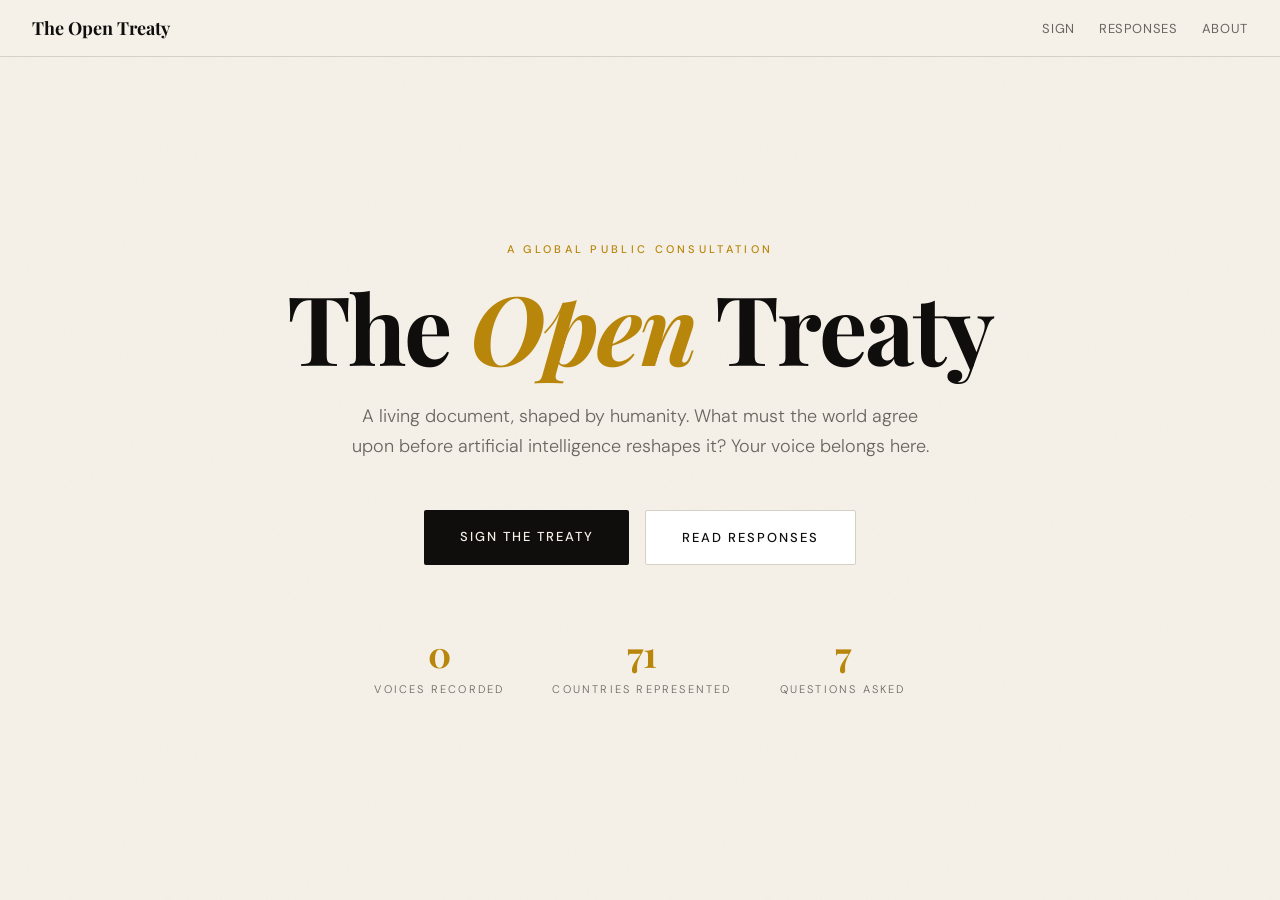
<file: index.html>
<!DOCTYPE html>
<html lang="en">
<head>
<meta charset="UTF-8">
<meta name="viewport" content="width=device-width, initial-scale=1.0">
<title>The Open Treaty — A Global Agreement on AI</title>
<meta name="description" content="A living document shaped by humanity. What must the world agree upon before AI reshapes it? Add your voice to the global conversation.">
<link href="https://fonts.googleapis.com/css2?family=Playfair+Display:ital,wght@0,400;0,700;1,400&family=DM+Sans:wght@300;400;500&display=swap" rel="stylesheet">
<link rel="stylesheet" href="assets/css/styles.css">
</head>
<body>

<nav class="nav">
  <a href="index.html" class="nav-logo">The Open Treaty</a>
  <div class="nav-links">
    <a href="https://forms.gle/yt5yZb3s8GECrH3CA" target="_blank" rel="noopener">Sign</a>
    <a href="pages/responses.html">Responses</a>
    <a href="pages/about.html">About</a>
  </div>
</nav>

<section class="hero">
  <div class="hero-content">
    <div class="hero-label">A Global Public Consultation</div>
    <h1>The <em>Open</em> Treaty</h1>
    <p class="hero-subtitle">
      A living document, shaped by humanity. What must the world agree upon before artificial intelligence reshapes it? Your voice belongs here.
    </p>

    <div class="cta-group">
      <a href="https://forms.gle/yt5yZb3s8GECrH3CA" target="_blank" rel="noopener" class="btn btn-primary">Sign the Treaty</a>
      <a href="pages/responses.html" class="btn btn-secondary">Read Responses</a>
    </div>

    <div class="hero-stats">
      <div class="stat">
        <span class="stat-number" data-target="0" id="responseCount">0</span>
        <span class="stat-label">Voices Recorded</span>
      </div>
      <div class="stat">
        <span class="stat-number" data-target="195">195</span>
        <span class="stat-label">Countries Represented</span>
      </div>
      <div class="stat">
        <span class="stat-number" data-target="21">21</span>
        <span class="stat-label">Questions Asked</span>
      </div>
    </div>
  </div>
</section>

<script src="assets/js/treaty.js"></script>
<script>
  // Update response count from localStorage
  const responses = JSON.parse(localStorage.getItem('treatyResponses') || '[]');
  document.getElementById('responseCount').dataset.target = responses.length;
</script>
</body>
</html>
</file>
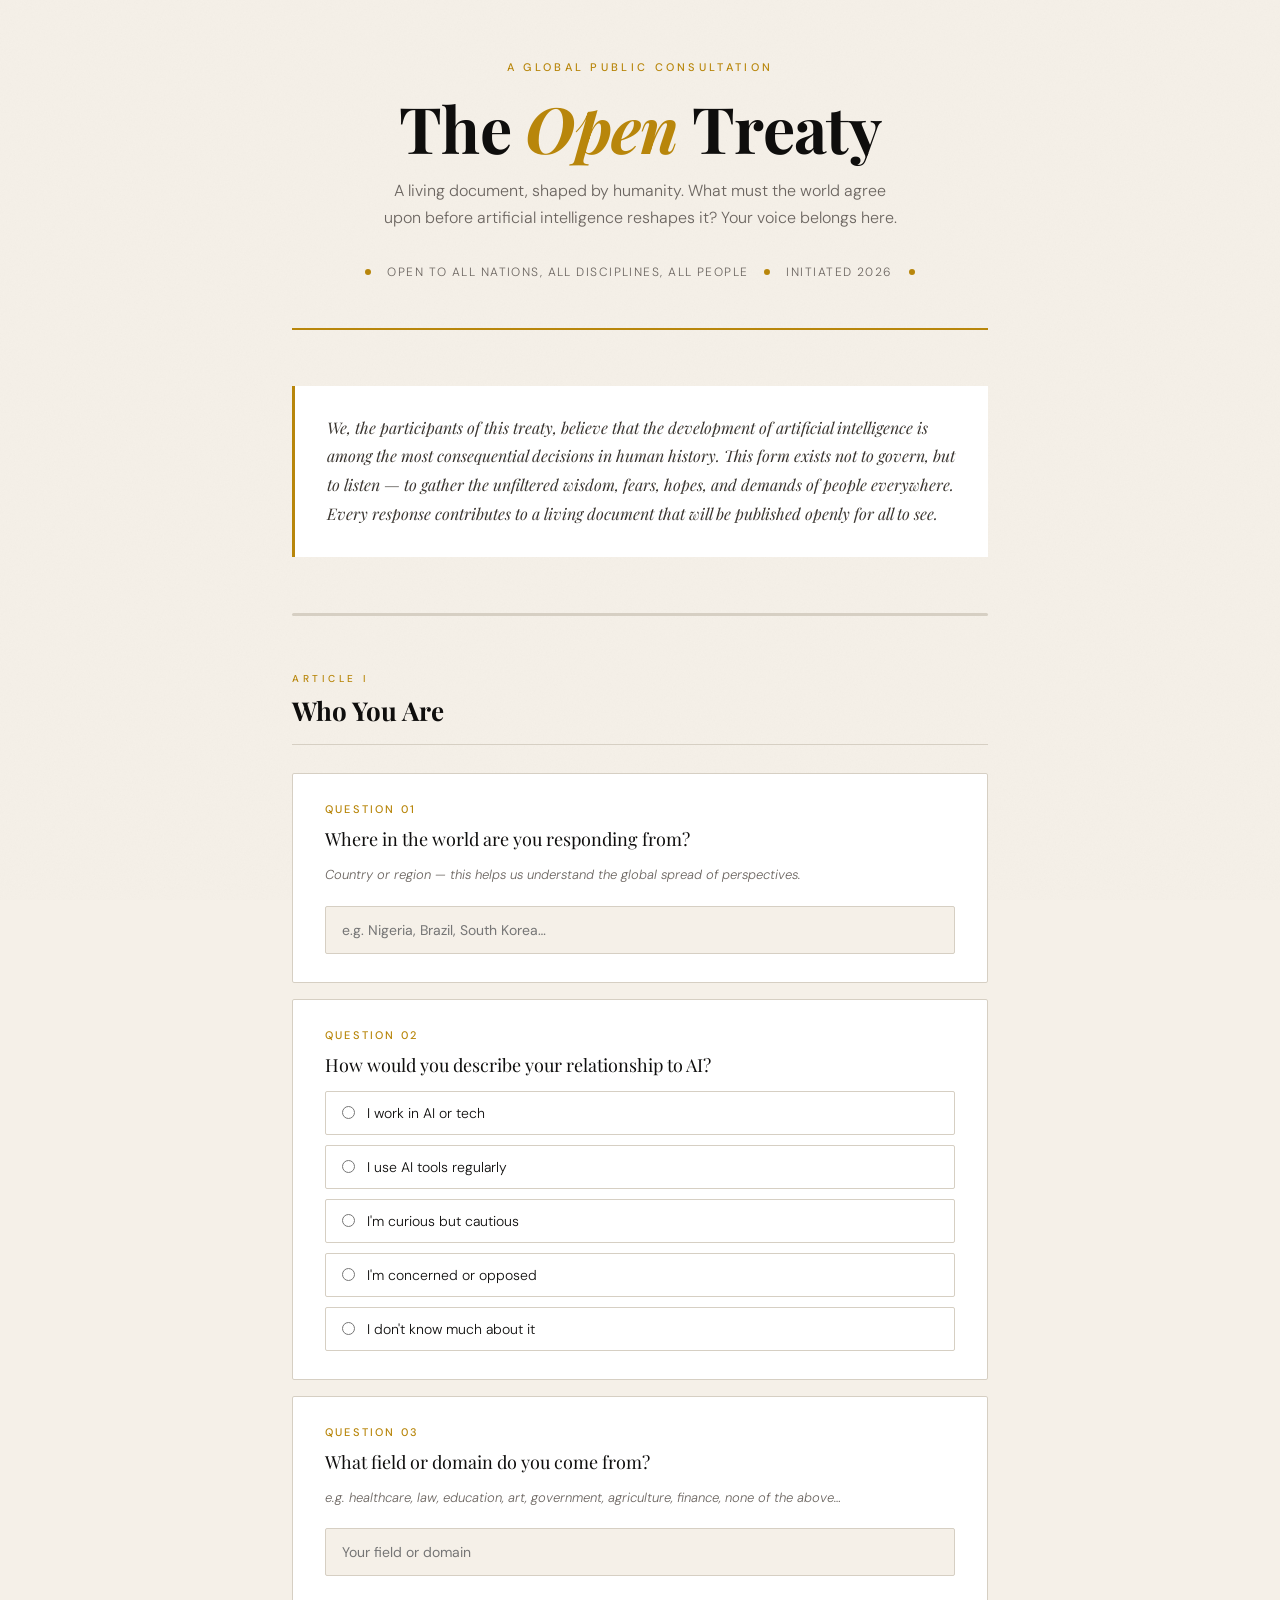
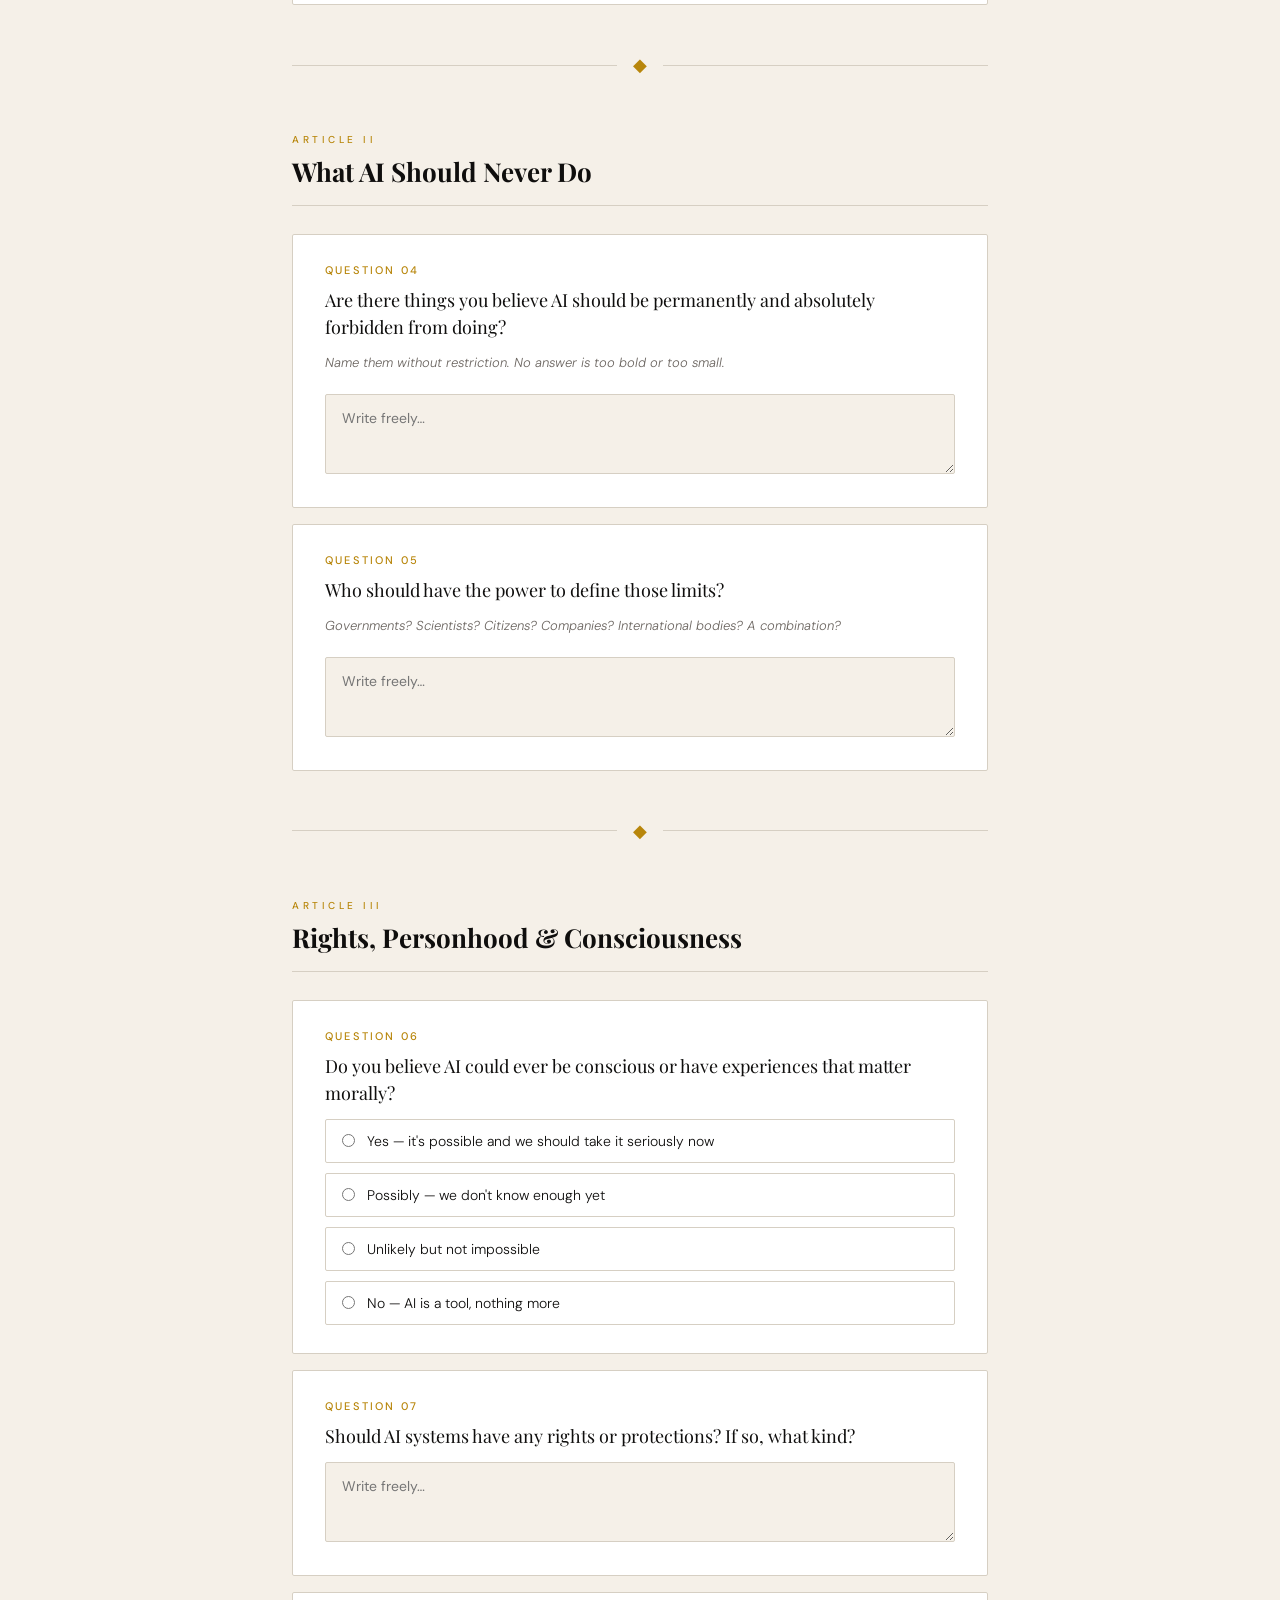
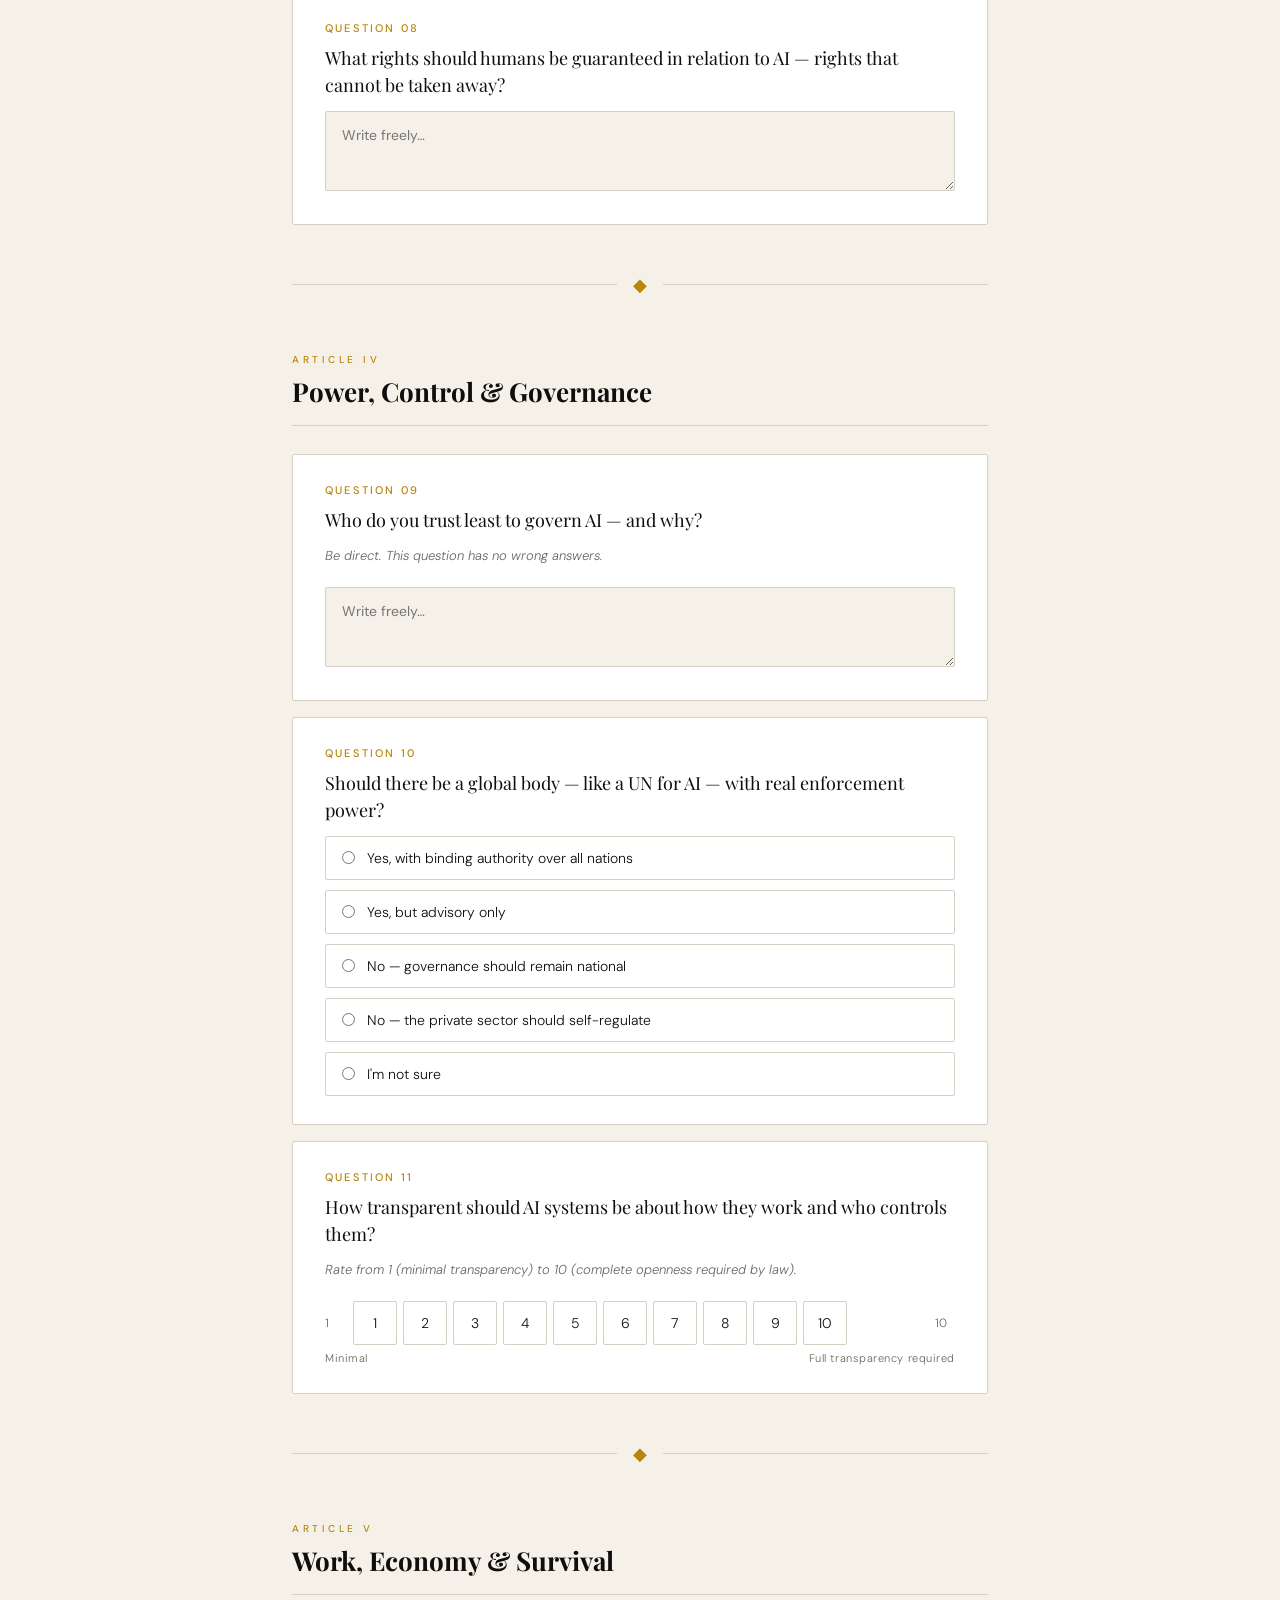
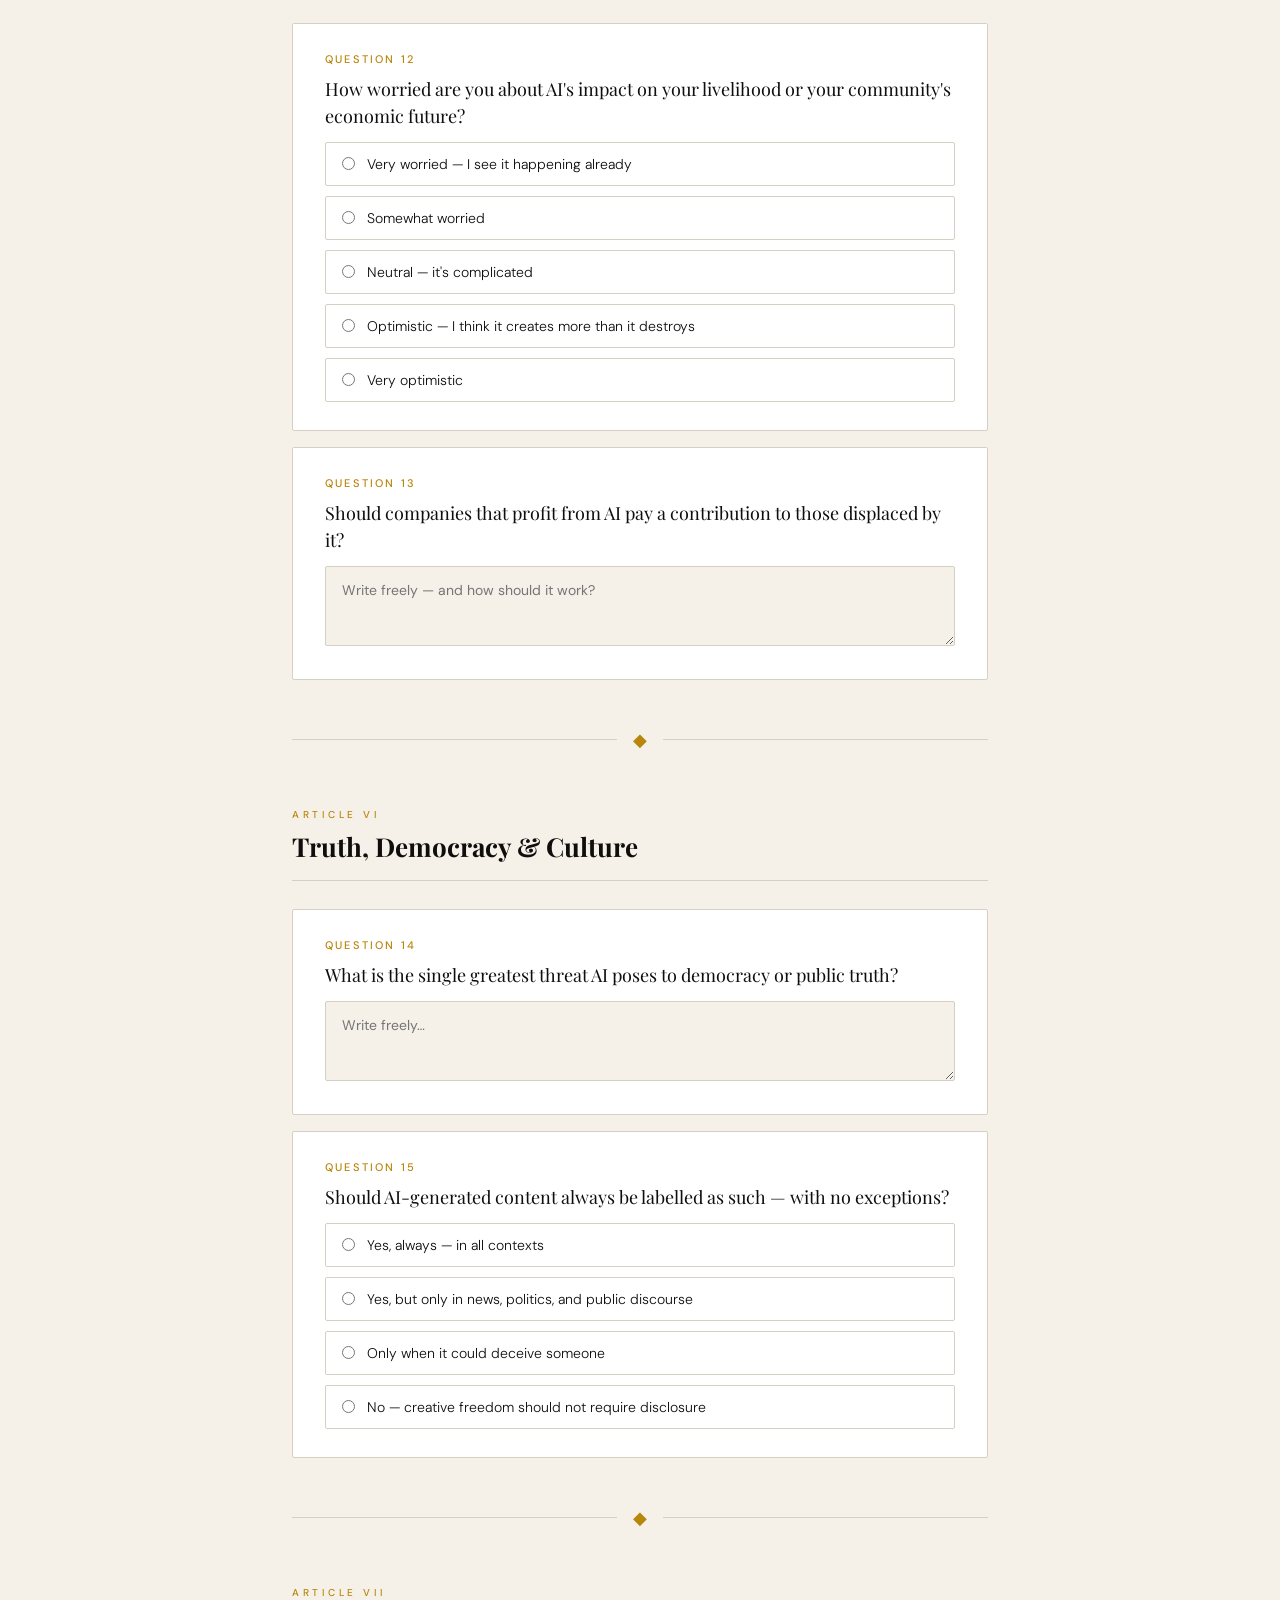
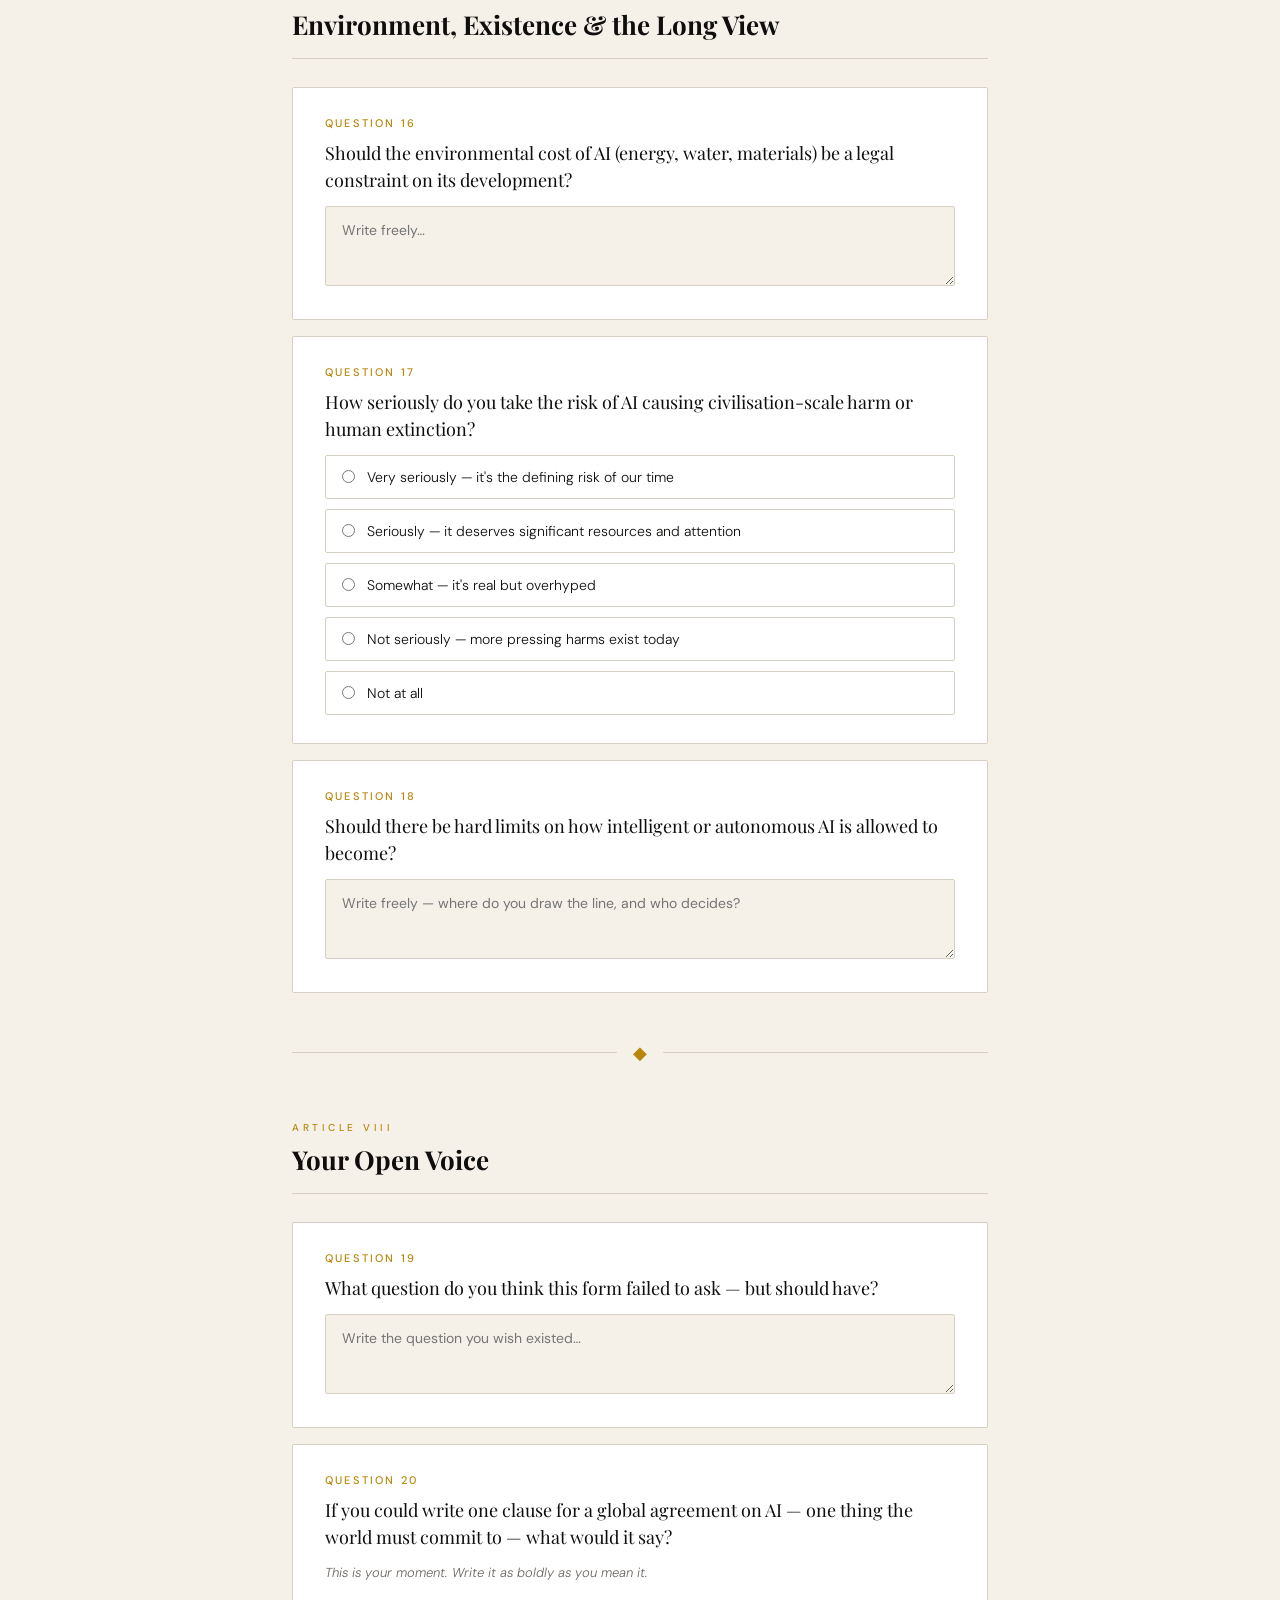
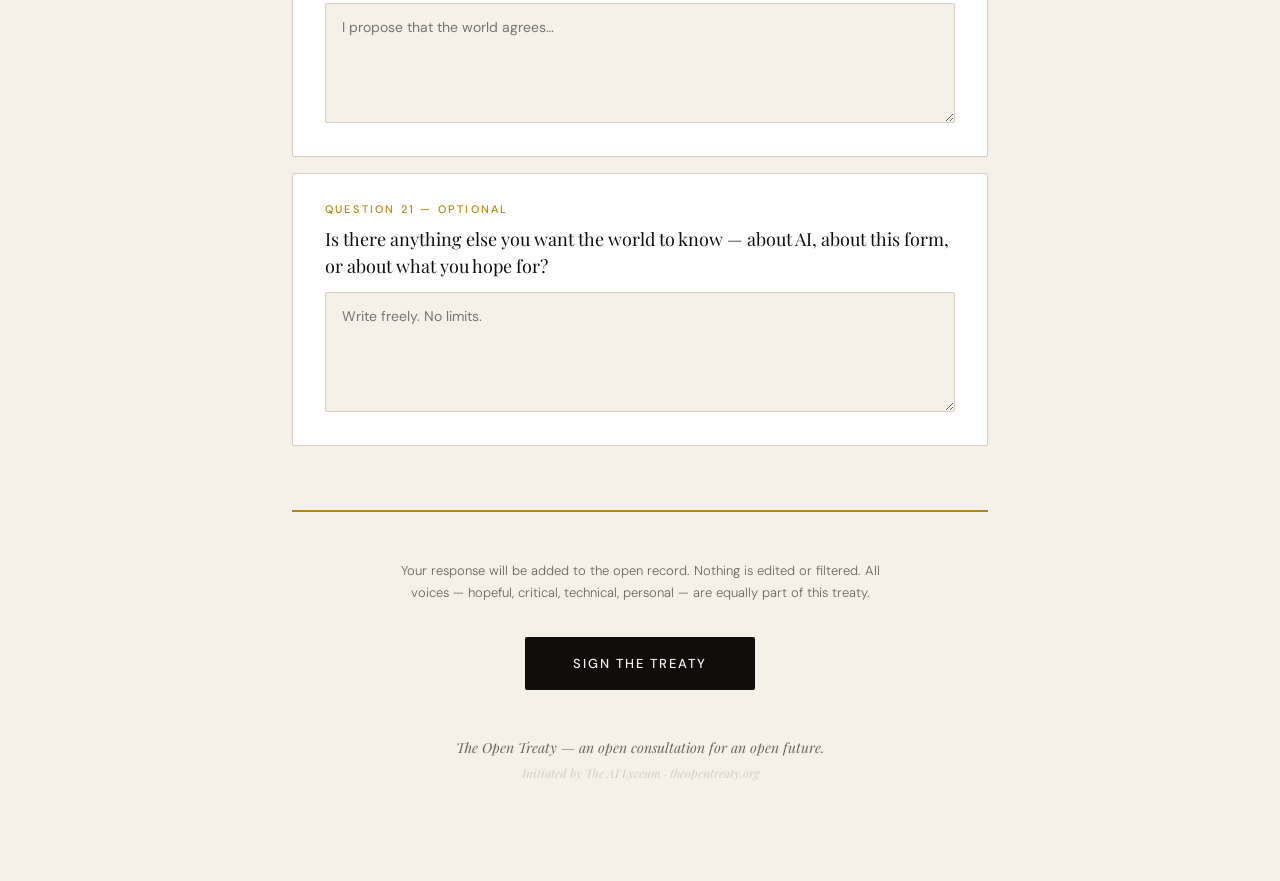
<file: index-old.html>
<!DOCTYPE html>
<html lang="en">
<head>
<meta charset="UTF-8">
<meta name="viewport" content="width=device-width, initial-scale=1.0">
<title>The Open Treaty — A Global Agreement on AI</title>
<link href="https://fonts.googleapis.com/css2?family=Playfair+Display:ital,wght@0,400;0,700;1,400&family=DM+Sans:wght@300;400;500&display=swap" rel="stylesheet">
<style>
  :root {
    --ink: #0f0e0d;
    --parchment: #f5f0e8;
    --gold: #b8860b;
    --gold-light: #d4a017;
    --seal: #8b1a1a;
    --grey: #6b6560;
    --rule: #d6cfc3;
  }

  * { box-sizing: border-box; margin: 0; padding: 0; }

  body {
    background: var(--parchment);
    color: var(--ink);
    font-family: 'DM Sans', sans-serif;
    font-weight: 300;
    min-height: 100vh;
  }

  /* Texture overlay */
  body::before {
    content: '';
    position: fixed;
    inset: 0;
    background-image: url("data:image/svg+xml,%3Csvg xmlns='http://www.w3.org/2000/svg' width='300' height='300'%3E%3Cfilter id='noise'%3E%3CfeTurbulence type='fractalNoise' baseFrequency='0.65' numOctaves='3' stitchTiles='stitch'/%3E%3CfeColorMatrix type='saturate' values='0'/%3E%3C/filter%3E%3Crect width='300' height='300' filter='url(%23noise)' opacity='0.035'/%3E%3C/svg%3E");
    pointer-events: none;
    z-index: 0;
  }

  .page {
    position: relative;
    z-index: 1;
    max-width: 760px;
    margin: 0 auto;
    padding: 60px 32px 100px;
  }

  /* Header */
  .treaty-header {
    text-align: center;
    padding-bottom: 48px;
    border-bottom: 2px solid var(--gold);
    margin-bottom: 56px;
  }

  .treaty-label {
    font-family: 'DM Sans', sans-serif;
    font-size: 11px;
    font-weight: 500;
    letter-spacing: 0.3em;
    text-transform: uppercase;
    color: var(--gold);
    margin-bottom: 20px;
    display: block;
  }

  h1 {
    font-family: 'Playfair Display', serif;
    font-size: clamp(36px, 6vw, 64px);
    font-weight: 700;
    line-height: 1.05;
    letter-spacing: -0.01em;
    margin-bottom: 16px;
  }

  h1 em {
    font-style: italic;
    color: var(--gold);
  }

  .treaty-sub {
    font-size: 16px;
    line-height: 1.7;
    color: var(--grey);
    max-width: 520px;
    margin: 0 auto 32px;
  }

  .seal-row {
    display: flex;
    align-items: center;
    justify-content: center;
    gap: 16px;
    font-size: 12px;
    color: var(--grey);
    letter-spacing: 0.12em;
    text-transform: uppercase;
  }

  .seal-dot {
    width: 6px;
    height: 6px;
    border-radius: 50%;
    background: var(--gold);
    display: inline-block;
  }

  /* Preamble */
  .preamble {
    background: white;
    border-left: 3px solid var(--gold);
    padding: 28px 32px;
    margin-bottom: 56px;
    font-family: 'Playfair Display', serif;
    font-style: italic;
    font-size: 16px;
    line-height: 1.8;
    color: #3a3530;
  }

  /* Section headers */
  .section-label {
    font-size: 10px;
    font-weight: 500;
    letter-spacing: 0.35em;
    text-transform: uppercase;
    color: var(--gold);
    margin-bottom: 8px;
    margin-top: 56px;
  }

  .section-title {
    font-family: 'Playfair Display', serif;
    font-size: 26px;
    font-weight: 700;
    margin-bottom: 28px;
    padding-bottom: 16px;
    border-bottom: 1px solid var(--rule);
  }

  /* Question cards */
  .q-card {
    background: white;
    border: 1px solid var(--rule);
    border-radius: 2px;
    padding: 28px 32px;
    margin-bottom: 16px;
    transition: border-color 0.2s, box-shadow 0.2s;
  }

  .q-card:hover {
    border-color: var(--gold);
    box-shadow: 0 2px 16px rgba(184,134,11,0.08);
  }

  .q-number {
    font-size: 11px;
    font-weight: 500;
    letter-spacing: 0.2em;
    color: var(--gold);
    text-transform: uppercase;
    margin-bottom: 10px;
  }

  .q-text {
    font-family: 'Playfair Display', serif;
    font-size: 18px;
    line-height: 1.5;
    margin-bottom: 12px;
    font-weight: 400;
  }

  .q-hint {
    font-size: 13px;
    color: var(--grey);
    line-height: 1.6;
    margin-bottom: 20px;
    font-style: italic;
  }

  .q-input {
    width: 100%;
    border: 1px solid var(--rule);
    border-radius: 2px;
    padding: 14px 16px;
    font-family: 'DM Sans', sans-serif;
    font-size: 14px;
    background: var(--parchment);
    color: var(--ink);
    outline: none;
    transition: border-color 0.2s;
    resize: vertical;
    min-height: 80px;
  }

  .q-input:focus {
    border-color: var(--gold);
    background: #fffef9;
  }

  .q-input.short {
    min-height: auto;
    resize: none;
  }

  .q-options {
    display: flex;
    flex-direction: column;
    gap: 10px;
  }

  .q-option {
    display: flex;
    align-items: center;
    gap: 12px;
    padding: 12px 16px;
    border: 1px solid var(--rule);
    border-radius: 2px;
    cursor: pointer;
    transition: all 0.15s;
    font-size: 14px;
  }

  .q-option:hover {
    border-color: var(--gold);
    background: #fffdf5;
  }

  .q-option input {
    accent-color: var(--gold);
  }

  .q-scale {
    display: flex;
    gap: 8px;
    align-items: center;
  }

  .scale-btn {
    width: 44px;
    height: 44px;
    border: 1px solid var(--rule);
    border-radius: 2px;
    display: flex;
    align-items: center;
    justify-content: center;
    font-size: 14px;
    cursor: pointer;
    transition: all 0.15s;
    background: white;
  }

  .scale-btn:hover {
    border-color: var(--gold);
    background: #fffdf5;
    color: var(--gold);
  }

  .scale-labels {
    display: flex;
    justify-content: space-between;
    font-size: 11px;
    color: var(--grey);
    margin-top: 6px;
    letter-spacing: 0.05em;
  }

  /* Divider */
  .section-divider {
    display: flex;
    align-items: center;
    gap: 16px;
    margin: 48px 0 0;
  }

  .section-divider::before,
  .section-divider::after {
    content: '';
    flex: 1;
    height: 1px;
    background: var(--rule);
  }

  .divider-ornament {
    color: var(--gold);
    font-size: 18px;
  }

  /* Submit */
  .submit-section {
    text-align: center;
    margin-top: 64px;
    padding-top: 48px;
    border-top: 2px solid var(--gold);
  }

  .submit-note {
    font-size: 13px;
    color: var(--grey);
    line-height: 1.7;
    max-width: 480px;
    margin: 0 auto 32px;
  }

  .submit-btn {
    display: inline-block;
    background: var(--ink);
    color: var(--parchment);
    font-family: 'DM Sans', sans-serif;
    font-size: 13px;
    font-weight: 500;
    letter-spacing: 0.15em;
    text-transform: uppercase;
    padding: 18px 48px;
    border: none;
    border-radius: 2px;
    cursor: pointer;
    transition: background 0.2s;
  }

  .submit-btn:hover { background: var(--seal); }

  .footer-sig {
    margin-top: 48px;
    font-family: 'Playfair Display', serif;
    font-style: italic;
    font-size: 14px;
    color: var(--grey);
  }

  /* Progress hint */
  .progress-bar {
    height: 3px;
    background: var(--rule);
    border-radius: 2px;
    margin-bottom: 48px;
    overflow: hidden;
  }

  .progress-fill {
    height: 100%;
    width: 0%;
    background: linear-gradient(90deg, var(--gold), var(--gold-light));
    border-radius: 2px;
    transition: width 0.4s ease;
  }

  @media (max-width: 600px) {
    .page { padding: 40px 20px 80px; }
    .q-card { padding: 20px; }
    .preamble { padding: 20px 24px; }
  }
</style>
</head>
<body>
<div class="page">

  <header class="treaty-header">
    <span class="treaty-label">A Global Public Consultation</span>
    <h1>The <em>Open</em> Treaty</h1>
    <p class="treaty-sub">A living document, shaped by humanity. What must the world agree upon before artificial intelligence reshapes it? Your voice belongs here.</p>
    <div class="seal-row">
      <span class="seal-dot"></span>
      <span>Open to all nations, all disciplines, all people</span>
      <span class="seal-dot"></span>
      <span>Initiated 2026</span>
      <span class="seal-dot"></span>
    </div>
  </header>

  <div class="preamble">
    We, the participants of this treaty, believe that the development of artificial intelligence is among the most consequential decisions in human history. This form exists not to govern, but to listen — to gather the unfiltered wisdom, fears, hopes, and demands of people everywhere. Every response contributes to a living document that will be published openly for all to see.
  </div>

  <div class="progress-bar"><div class="progress-fill" id="progress"></div></div>

  <!-- SECTION 1: About You -->
  <div class="section-label">Article I</div>
  <h2 class="section-title">Who You Are</h2>

  <div class="q-card">
    <div class="q-number">Question 01</div>
    <div class="q-text">Where in the world are you responding from?</div>
    <div class="q-hint">Country or region — this helps us understand the global spread of perspectives.</div>
    <input type="text" class="q-input short" placeholder="e.g. Nigeria, Brazil, South Korea…">
  </div>

  <div class="q-card">
    <div class="q-number">Question 02</div>
    <div class="q-text">How would you describe your relationship to AI?</div>
    <div class="q-options">
      <label class="q-option"><input type="radio" name="q2"> I work in AI or tech</label>
      <label class="q-option"><input type="radio" name="q2"> I use AI tools regularly</label>
      <label class="q-option"><input type="radio" name="q2"> I'm curious but cautious</label>
      <label class="q-option"><input type="radio" name="q2"> I'm concerned or opposed</label>
      <label class="q-option"><input type="radio" name="q2"> I don't know much about it</label>
    </div>
  </div>

  <div class="q-card">
    <div class="q-number">Question 03</div>
    <div class="q-text">What field or domain do you come from?</div>
    <div class="q-hint">e.g. healthcare, law, education, art, government, agriculture, finance, none of the above…</div>
    <input type="text" class="q-input short" placeholder="Your field or domain">
  </div>

  <div class="section-divider"><span class="divider-ornament">◆</span></div>

  <!-- SECTION 2: Foundations -->
  <div class="section-label">Article II</div>
  <h2 class="section-title">What AI Should Never Do</h2>

  <div class="q-card">
    <div class="q-number">Question 04</div>
    <div class="q-text">Are there things you believe AI should be permanently and absolutely forbidden from doing?</div>
    <div class="q-hint">Name them without restriction. No answer is too bold or too small.</div>
    <textarea class="q-input" placeholder="Write freely…"></textarea>
  </div>

  <div class="q-card">
    <div class="q-number">Question 05</div>
    <div class="q-text">Who should have the power to define those limits?</div>
    <div class="q-hint">Governments? Scientists? Citizens? Companies? International bodies? A combination?</div>
    <textarea class="q-input" placeholder="Write freely…"></textarea>
  </div>

  <div class="section-divider"><span class="divider-ornament">◆</span></div>

  <!-- SECTION 3: Rights & Personhood -->
  <div class="section-label">Article III</div>
  <h2 class="section-title">Rights, Personhood & Consciousness</h2>

  <div class="q-card">
    <div class="q-number">Question 06</div>
    <div class="q-text">Do you believe AI could ever be conscious or have experiences that matter morally?</div>
    <div class="q-options">
      <label class="q-option"><input type="radio" name="q6"> Yes — it's possible and we should take it seriously now</label>
      <label class="q-option"><input type="radio" name="q6"> Possibly — we don't know enough yet</label>
      <label class="q-option"><input type="radio" name="q6"> Unlikely but not impossible</label>
      <label class="q-option"><input type="radio" name="q6"> No — AI is a tool, nothing more</label>
    </div>
  </div>

  <div class="q-card">
    <div class="q-number">Question 07</div>
    <div class="q-text">Should AI systems have any rights or protections? If so, what kind?</div>
    <textarea class="q-input" placeholder="Write freely…"></textarea>
  </div>

  <div class="q-card">
    <div class="q-number">Question 08</div>
    <div class="q-text">What rights should humans be guaranteed in relation to AI — rights that cannot be taken away?</div>
    <textarea class="q-input" placeholder="Write freely…"></textarea>
  </div>

  <div class="section-divider"><span class="divider-ornament">◆</span></div>

  <!-- SECTION 4: Power & Governance -->
  <div class="section-label">Article IV</div>
  <h2 class="section-title">Power, Control & Governance</h2>

  <div class="q-card">
    <div class="q-number">Question 09</div>
    <div class="q-text">Who do you trust least to govern AI — and why?</div>
    <div class="q-hint">Be direct. This question has no wrong answers.</div>
    <textarea class="q-input" placeholder="Write freely…"></textarea>
  </div>

  <div class="q-card">
    <div class="q-number">Question 10</div>
    <div class="q-text">Should there be a global body — like a UN for AI — with real enforcement power?</div>
    <div class="q-options">
      <label class="q-option"><input type="radio" name="q10"> Yes, with binding authority over all nations</label>
      <label class="q-option"><input type="radio" name="q10"> Yes, but advisory only</label>
      <label class="q-option"><input type="radio" name="q10"> No — governance should remain national</label>
      <label class="q-option"><input type="radio" name="q10"> No — the private sector should self-regulate</label>
      <label class="q-option"><input type="radio" name="q10"> I'm not sure</label>
    </div>
  </div>

  <div class="q-card">
    <div class="q-number">Question 11</div>
    <div class="q-text">How transparent should AI systems be about how they work and who controls them?</div>
    <div class="q-hint">Rate from 1 (minimal transparency) to 10 (complete openness required by law).</div>
    <div class="q-scale">
      <span style="font-size:12px;color:var(--grey);min-width:20px">1</span>
      <div style="flex:1;display:flex;gap:6px">
        <div class="scale-btn">1</div><div class="scale-btn">2</div><div class="scale-btn">3</div>
        <div class="scale-btn">4</div><div class="scale-btn">5</div><div class="scale-btn">6</div>
        <div class="scale-btn">7</div><div class="scale-btn">8</div><div class="scale-btn">9</div>
        <div class="scale-btn">10</div>
      </div>
      <span style="font-size:12px;color:var(--grey);min-width:20px">10</span>
    </div>
    <div class="scale-labels"><span>Minimal</span><span>Full transparency required</span></div>
  </div>

  <div class="section-divider"><span class="divider-ornament">◆</span></div>

  <!-- SECTION 5: Work & Economy -->
  <div class="section-label">Article V</div>
  <h2 class="section-title">Work, Economy & Survival</h2>

  <div class="q-card">
    <div class="q-number">Question 12</div>
    <div class="q-text">How worried are you about AI's impact on your livelihood or your community's economic future?</div>
    <div class="q-options">
      <label class="q-option"><input type="radio" name="q12"> Very worried — I see it happening already</label>
      <label class="q-option"><input type="radio" name="q12"> Somewhat worried</label>
      <label class="q-option"><input type="radio" name="q12"> Neutral — it's complicated</label>
      <label class="q-option"><input type="radio" name="q12"> Optimistic — I think it creates more than it destroys</label>
      <label class="q-option"><input type="radio" name="q12"> Very optimistic</label>
    </div>
  </div>

  <div class="q-card">
    <div class="q-number">Question 13</div>
    <div class="q-text">Should companies that profit from AI pay a contribution to those displaced by it?</div>
    <textarea class="q-input" placeholder="Write freely — and how should it work?"></textarea>
  </div>

  <div class="section-divider"><span class="divider-ornament">◆</span></div>

  <!-- SECTION 6: Truth & Democracy -->
  <div class="section-label">Article VI</div>
  <h2 class="section-title">Truth, Democracy & Culture</h2>

  <div class="q-card">
    <div class="q-number">Question 14</div>
    <div class="q-text">What is the single greatest threat AI poses to democracy or public truth?</div>
    <textarea class="q-input" placeholder="Write freely…"></textarea>
  </div>

  <div class="q-card">
    <div class="q-number">Question 15</div>
    <div class="q-text">Should AI-generated content always be labelled as such — with no exceptions?</div>
    <div class="q-options">
      <label class="q-option"><input type="radio" name="q15"> Yes, always — in all contexts</label>
      <label class="q-option"><input type="radio" name="q15"> Yes, but only in news, politics, and public discourse</label>
      <label class="q-option"><input type="radio" name="q15"> Only when it could deceive someone</label>
      <label class="q-option"><input type="radio" name="q15"> No — creative freedom should not require disclosure</label>
    </div>
  </div>

  <div class="section-divider"><span class="divider-ornament">◆</span></div>

  <!-- SECTION 7: Environment & Existence -->
  <div class="section-label">Article VII</div>
  <h2 class="section-title">Environment, Existence & the Long View</h2>

  <div class="q-card">
    <div class="q-number">Question 16</div>
    <div class="q-text">Should the environmental cost of AI (energy, water, materials) be a legal constraint on its development?</div>
    <textarea class="q-input" placeholder="Write freely…"></textarea>
  </div>

  <div class="q-card">
    <div class="q-number">Question 17</div>
    <div class="q-text">How seriously do you take the risk of AI causing civilisation-scale harm or human extinction?</div>
    <div class="q-options">
      <label class="q-option"><input type="radio" name="q17"> Very seriously — it's the defining risk of our time</label>
      <label class="q-option"><input type="radio" name="q17"> Seriously — it deserves significant resources and attention</label>
      <label class="q-option"><input type="radio" name="q17"> Somewhat — it's real but overhyped</label>
      <label class="q-option"><input type="radio" name="q17"> Not seriously — more pressing harms exist today</label>
      <label class="q-option"><input type="radio" name="q17"> Not at all</label>
    </div>
  </div>

  <div class="q-card">
    <div class="q-number">Question 18</div>
    <div class="q-text">Should there be hard limits on how intelligent or autonomous AI is allowed to become?</div>
    <textarea class="q-input" placeholder="Write freely — where do you draw the line, and who decides?"></textarea>
  </div>

  <div class="section-divider"><span class="divider-ornament">◆</span></div>

  <!-- SECTION 8: Open Voice -->
  <div class="section-label">Article VIII</div>
  <h2 class="section-title">Your Open Voice</h2>

  <div class="q-card">
    <div class="q-number">Question 19</div>
    <div class="q-text">What question do you think this form failed to ask — but should have?</div>
    <textarea class="q-input" placeholder="Write the question you wish existed…"></textarea>
  </div>

  <div class="q-card">
    <div class="q-number">Question 20</div>
    <div class="q-text">If you could write one clause for a global agreement on AI — one thing the world must commit to — what would it say?</div>
    <div class="q-hint">This is your moment. Write it as boldly as you mean it.</div>
    <textarea class="q-input" style="min-height:120px" placeholder="I propose that the world agrees…"></textarea>
  </div>

  <div class="q-card">
    <div class="q-number">Question 21 — Optional</div>
    <div class="q-text">Is there anything else you want the world to know — about AI, about this form, or about what you hope for?</div>
    <textarea class="q-input" style="min-height:120px" placeholder="Write freely. No limits."></textarea>
  </div>

  <!-- Submit -->
  <div class="submit-section">
    <p class="submit-note">Your response will be added to the open record. Nothing is edited or filtered. All voices — hopeful, critical, technical, personal — are equally part of this treaty.</p>
    <button class="submit-btn">Sign the Treaty</button>
    <div class="footer-sig">
      <p>The Open Treaty — an open consultation for an open future.</p>
      <p style="margin-top:8px;font-size:12px;color:var(--rule);">Initiated by The AI Lyceum · theopentreaty.org</p>
    </div>
  </div>

</div>

<script>
  // Scale button interaction
  document.querySelectorAll('.scale-btn').forEach(btn => {
    btn.addEventListener('click', function() {
      const group = this.closest('.q-scale').querySelectorAll('.scale-btn');
      group.forEach(b => b.style.background = 'white');
      group.forEach(b => b.style.color = 'var(--ink)');
      group.forEach(b => b.style.borderColor = 'var(--rule)');
      this.style.background = 'var(--ink)';
      this.style.color = 'var(--parchment)';
      this.style.borderColor = 'var(--ink)';
    });
  });

  // Simple scroll progress
  window.addEventListener('scroll', () => {
    const doc = document.documentElement;
    const scrolled = (doc.scrollTop || document.body.scrollTop);
    const total = doc.scrollHeight - doc.clientHeight;
    const pct = Math.round((scrolled / total) * 100);
    document.getElementById('progress').style.width = pct + '%';
  });
</script>
</body>
</html>
</file>
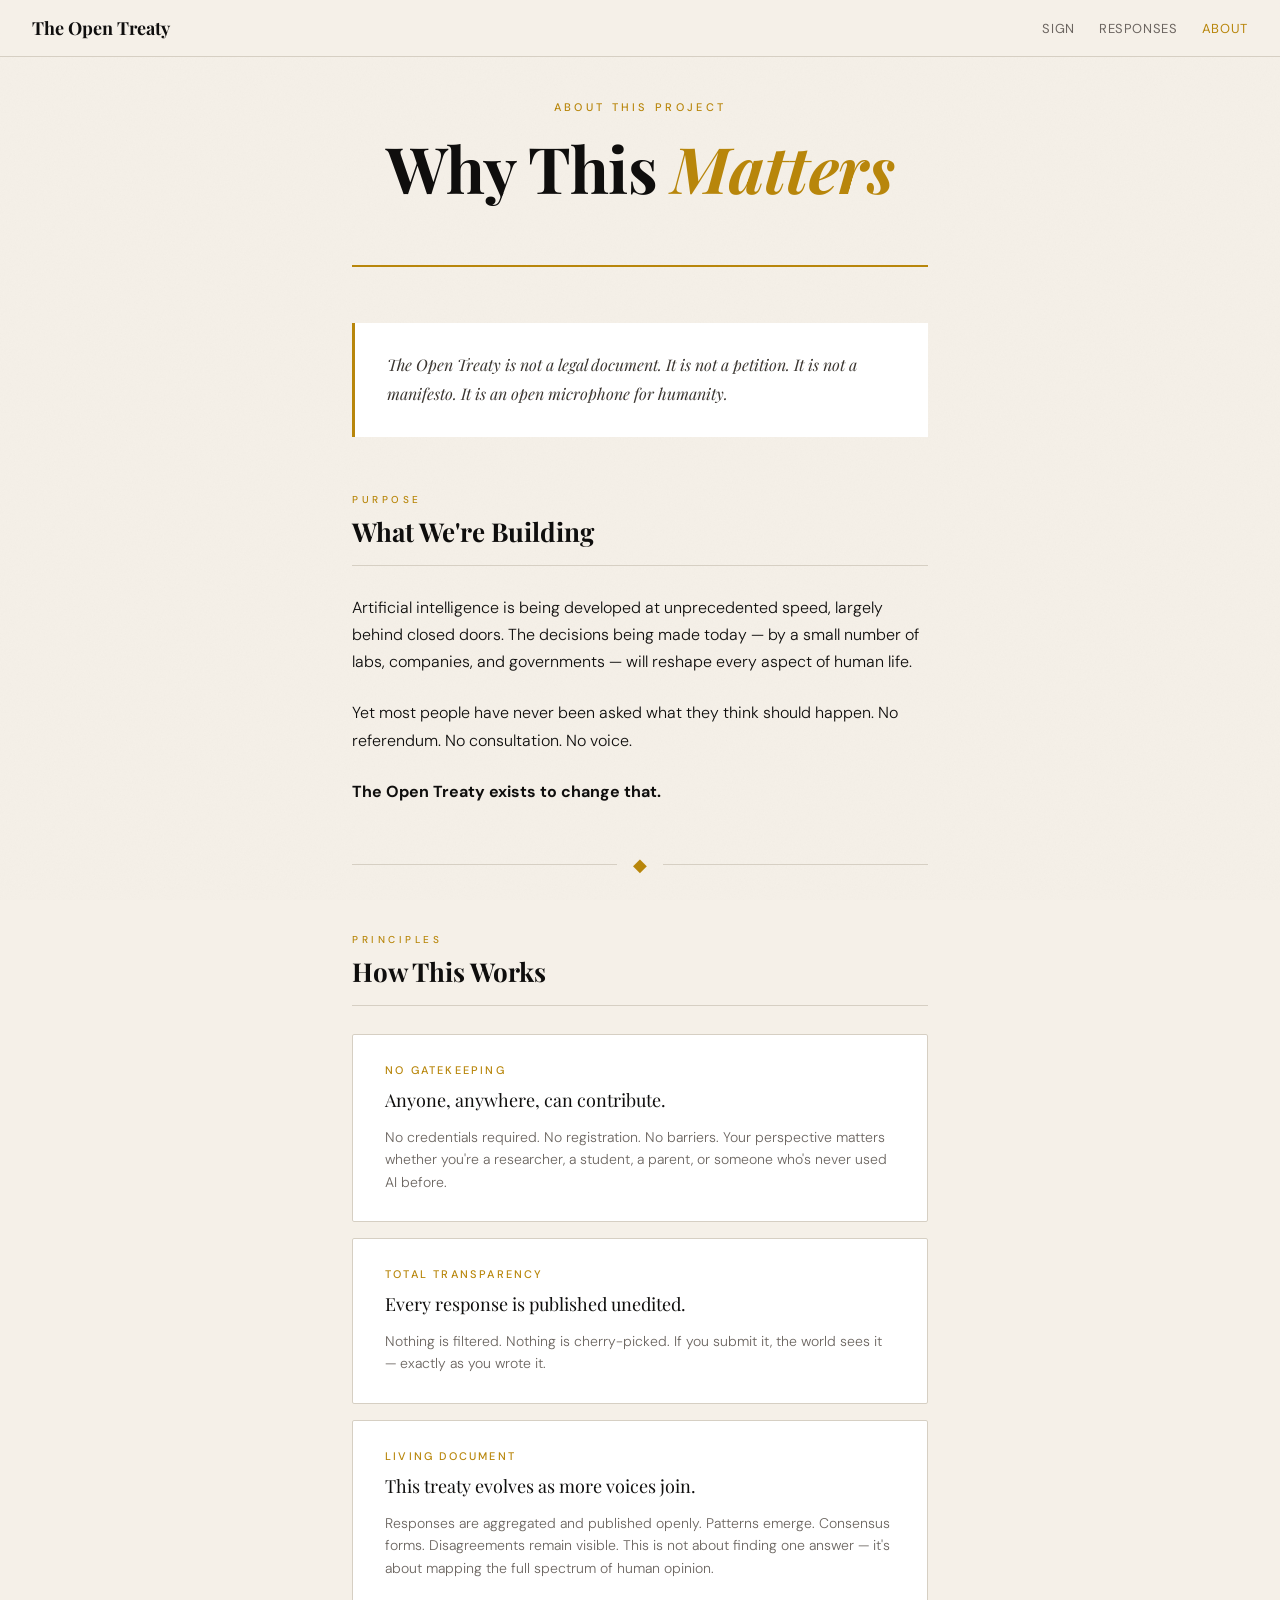
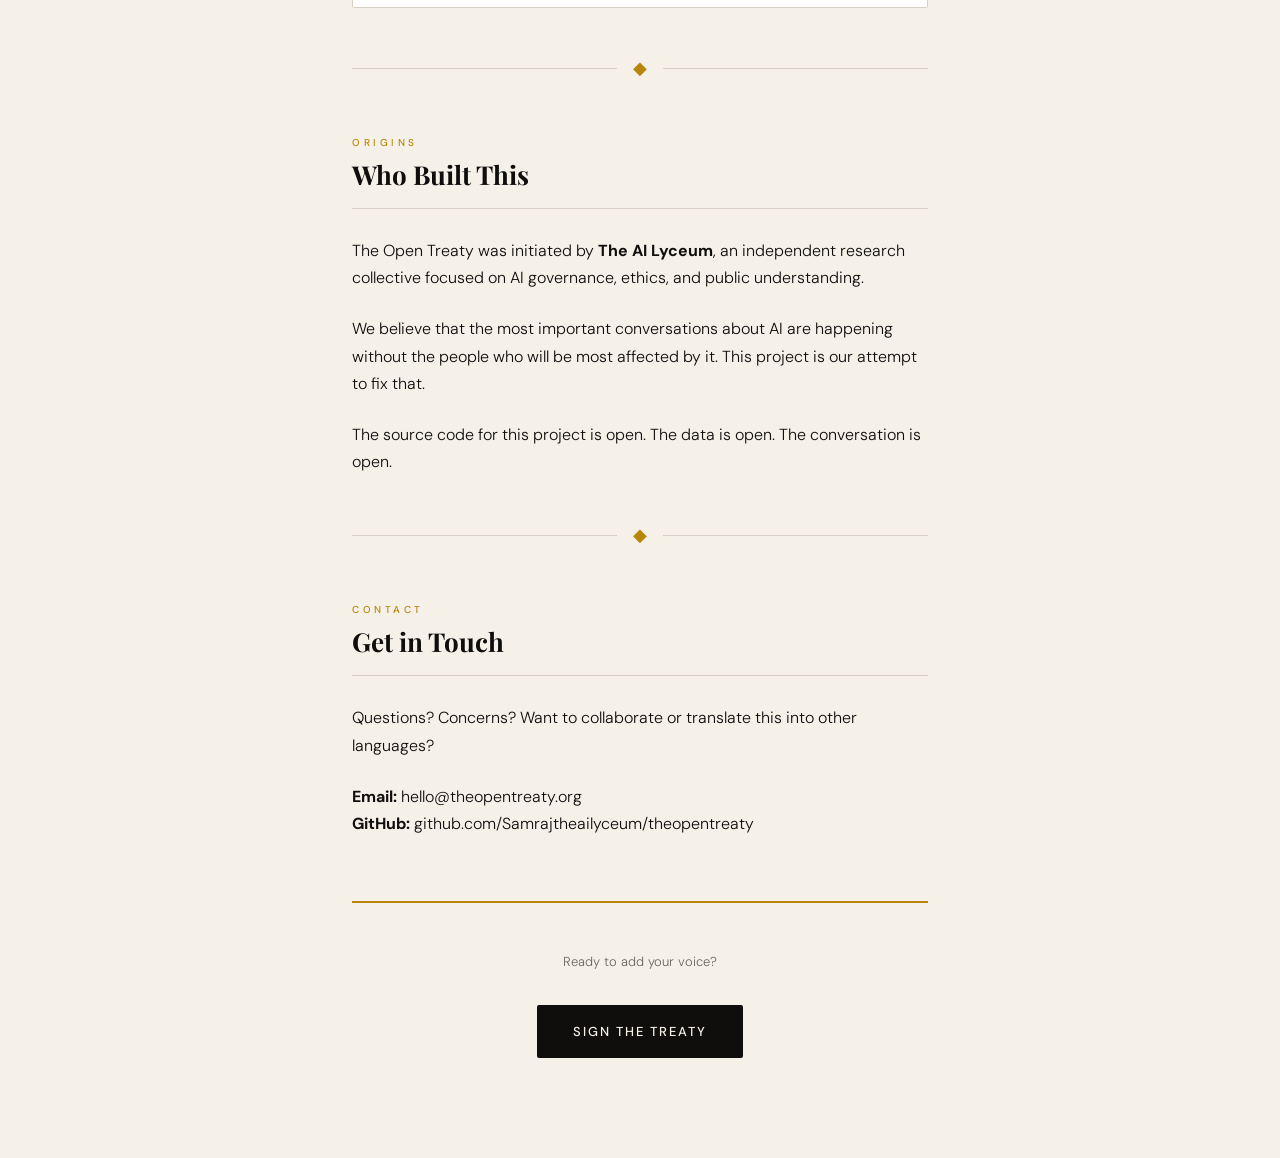
<file: pages/about.html>
<!DOCTYPE html>
<html lang="en">
<head>
<meta charset="UTF-8">
<meta name="viewport" content="width=device-width, initial-scale=1.0">
<title>About — The Open Treaty</title>
<link href="https://fonts.googleapis.com/css2?family=Playfair+Display:ital,wght@0,400;0,700;1,400&family=DM+Sans:wght@300;400;500&display=swap" rel="stylesheet">
<link rel="stylesheet" href="../assets/css/styles.css">
</head>
<body>

<nav class="nav">
  <a href="../index.html" class="nav-logo">The Open Treaty</a>
  <div class="nav-links">
    <a href="https://forms.gle/yt5yZb3s8GECrH3CA" target="_blank" rel="noopener">Sign</a>
    <a href="responses.html">Responses</a>
    <a href="about.html" class="active">About</a>
  </div>
</nav>

<div class="page page-narrow">
  <header class="treaty-header">
    <span class="treaty-label">About This Project</span>
    <h1>Why This <em>Matters</em></h1>
  </header>

  <div class="preamble">
    The Open Treaty is not a legal document. It is not a petition. It is not a manifesto. It is an open microphone for humanity.
  </div>

  <div class="section-label">Purpose</div>
  <h2 class="section-title">What We're Building</h2>

  <p style="margin-bottom: 24px; line-height: 1.7;">
    Artificial intelligence is being developed at unprecedented speed, largely behind closed doors. The decisions being made today — by a small number of labs, companies, and governments — will reshape every aspect of human life.
  </p>

  <p style="margin-bottom: 24px; line-height: 1.7;">
    Yet most people have never been asked what they think should happen. No referendum. No consultation. No voice.
  </p>

  <p style="margin-bottom: 24px; line-height: 1.7;">
    <strong>The Open Treaty exists to change that.</strong>
  </p>

  <div class="section-divider"><span class="divider-ornament">◆</span></div>

  <div class="section-label">Principles</div>
  <h2 class="section-title">How This Works</h2>

  <div class="q-card">
    <div class="q-number">No Gatekeeping</div>
    <div class="q-text">Anyone, anywhere, can contribute.</div>
    <p style="font-size: 14px; color: var(--grey); line-height: 1.6;">
      No credentials required. No registration. No barriers. Your perspective matters whether you're a researcher, a student, a parent, or someone who's never used AI before.
    </p>
  </div>

  <div class="q-card">
    <div class="q-number">Total Transparency</div>
    <div class="q-text">Every response is published unedited.</div>
    <p style="font-size: 14px; color: var(--grey); line-height: 1.6;">
      Nothing is filtered. Nothing is cherry-picked. If you submit it, the world sees it — exactly as you wrote it.
    </p>
  </div>

  <div class="q-card">
    <div class="q-number">Living Document</div>
    <div class="q-text">This treaty evolves as more voices join.</div>
    <p style="font-size: 14px; color: var(--grey); line-height: 1.6;">
      Responses are aggregated and published openly. Patterns emerge. Consensus forms. Disagreements remain visible. This is not about finding one answer — it's about mapping the full spectrum of human opinion.
    </p>
  </div>

  <div class="section-divider"><span class="divider-ornament">◆</span></div>

  <div class="section-label">Origins</div>
  <h2 class="section-title">Who Built This</h2>

  <p style="margin-bottom: 24px; line-height: 1.7;">
    The Open Treaty was initiated by <strong>The AI Lyceum</strong>, an independent research collective focused on AI governance, ethics, and public understanding.
  </p>

  <p style="margin-bottom: 24px; line-height: 1.7;">
    We believe that the most important conversations about AI are happening without the people who will be most affected by it. This project is our attempt to fix that.
  </p>

  <p style="margin-bottom: 24px; line-height: 1.7;">
    The source code for this project is open. The data is open. The conversation is open.
  </p>

  <div class="section-divider"><span class="divider-ornament">◆</span></div>

  <div class="section-label">Contact</div>
  <h2 class="section-title">Get in Touch</h2>

  <p style="margin-bottom: 24px; line-height: 1.7;">
    Questions? Concerns? Want to collaborate or translate this into other languages?
  </p>

  <p style="margin-bottom: 24px; line-height: 1.7;">
    <strong>Email:</strong> hello@theopentreaty.org<br>
    <strong>GitHub:</strong> github.com/Samrajtheailyceum/theopentreaty
  </p>

  <div class="submit-section">
    <p class="submit-note">
      Ready to add your voice?
    </p>
    <a href="treaty.html" class="btn btn-primary">Sign the Treaty</a>
  </div>
</div>

</body>
</html>
</file>
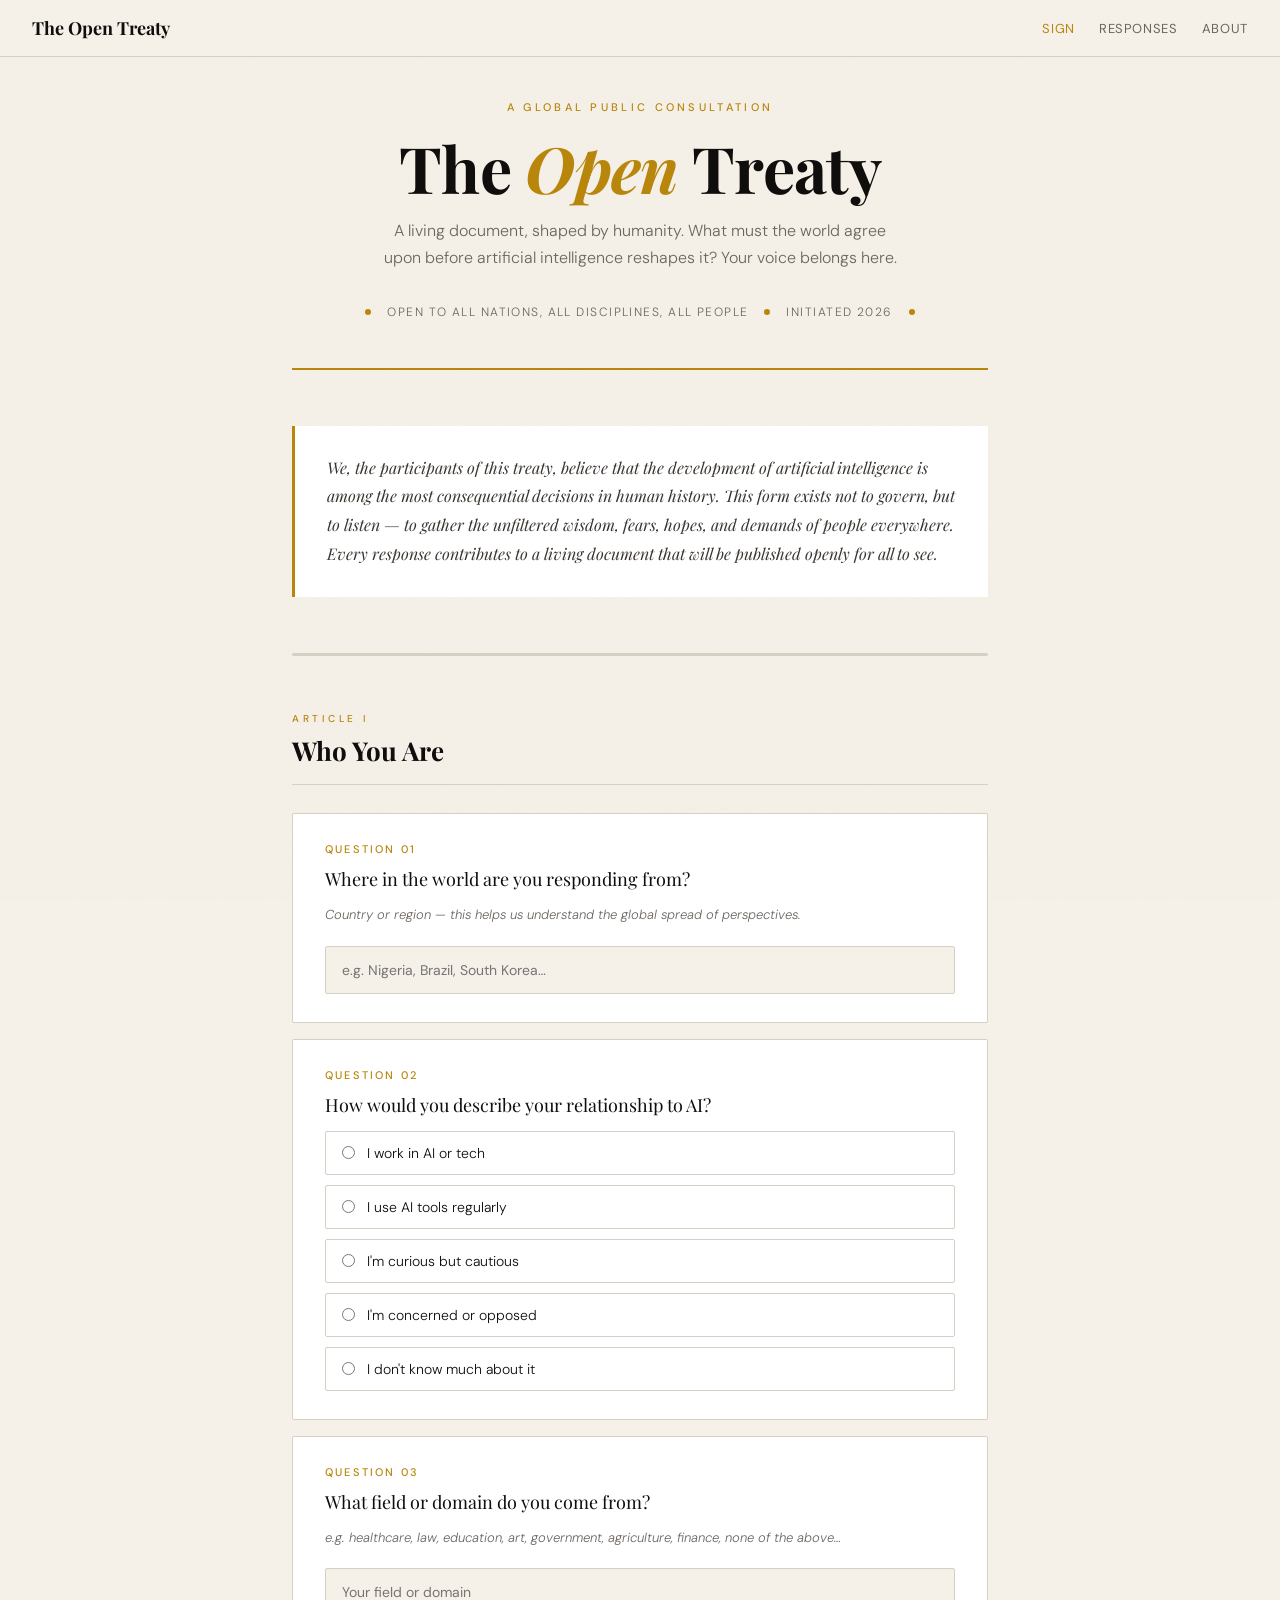
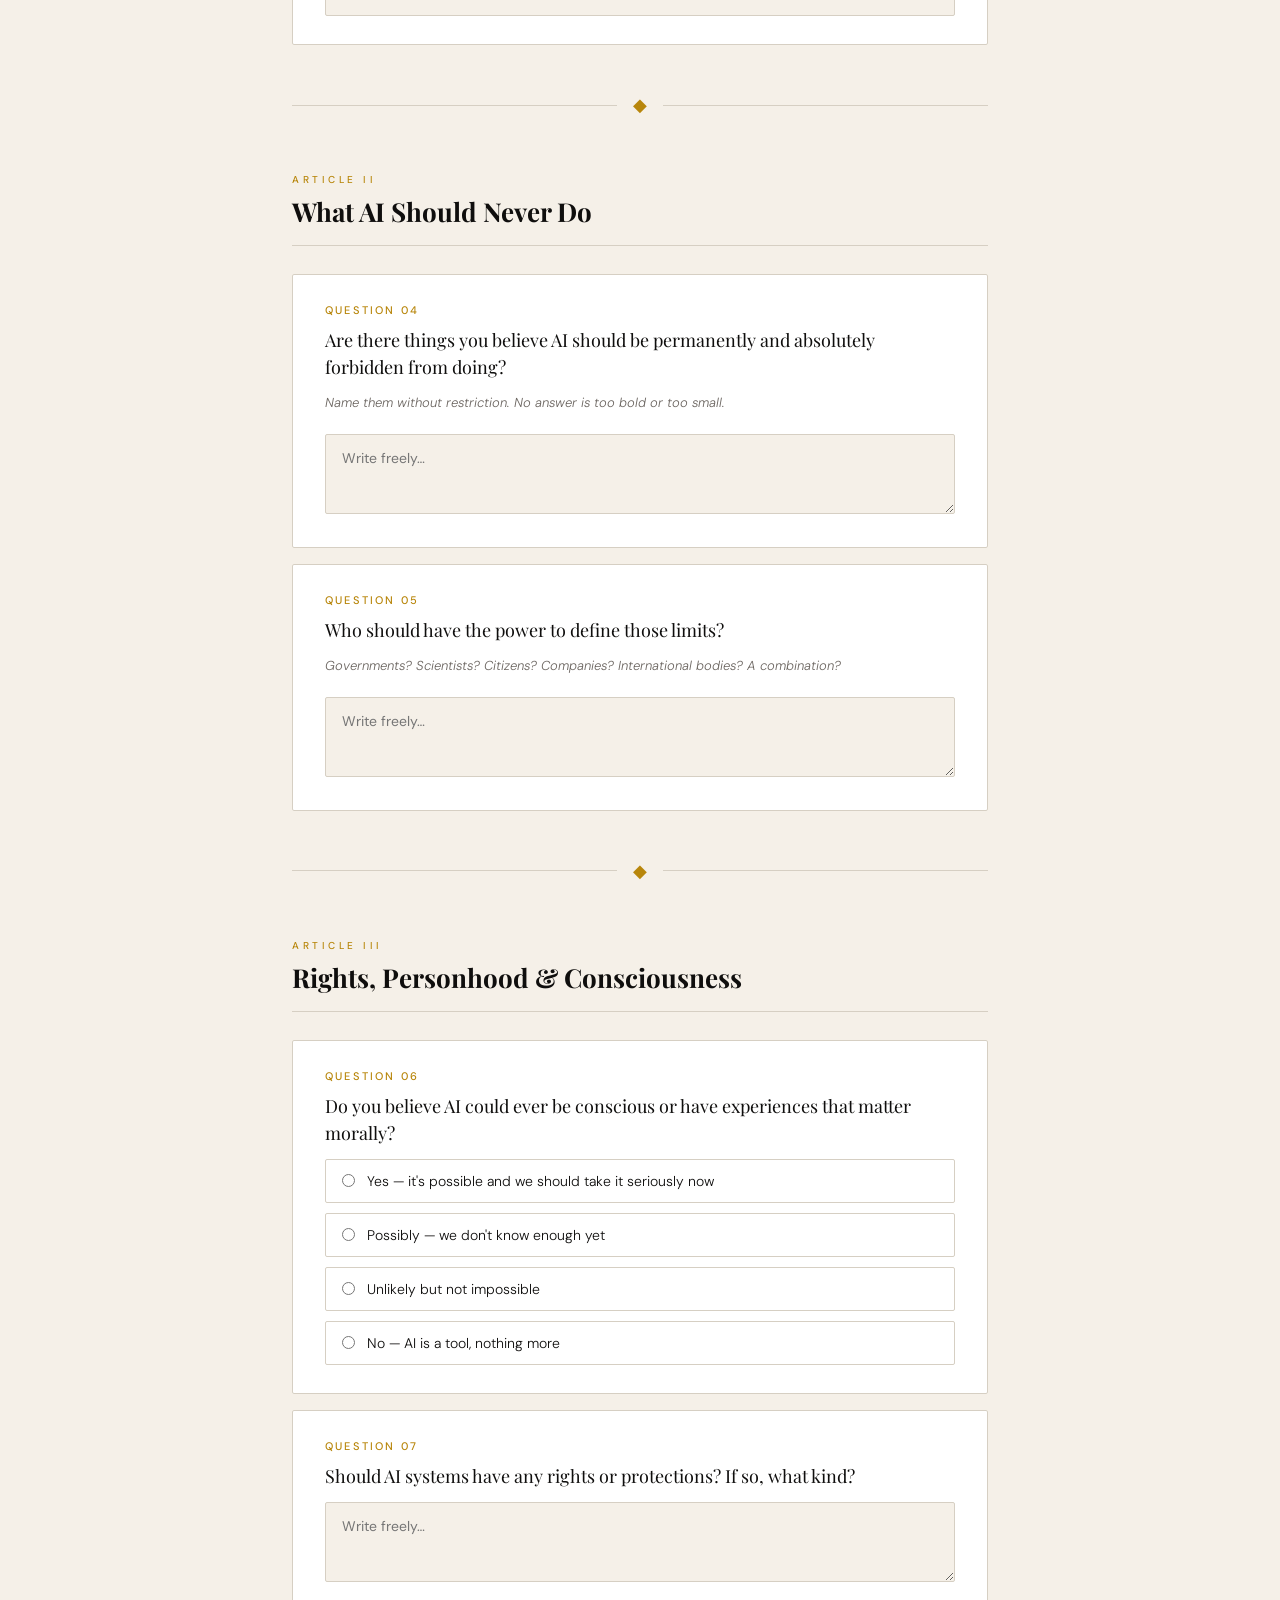
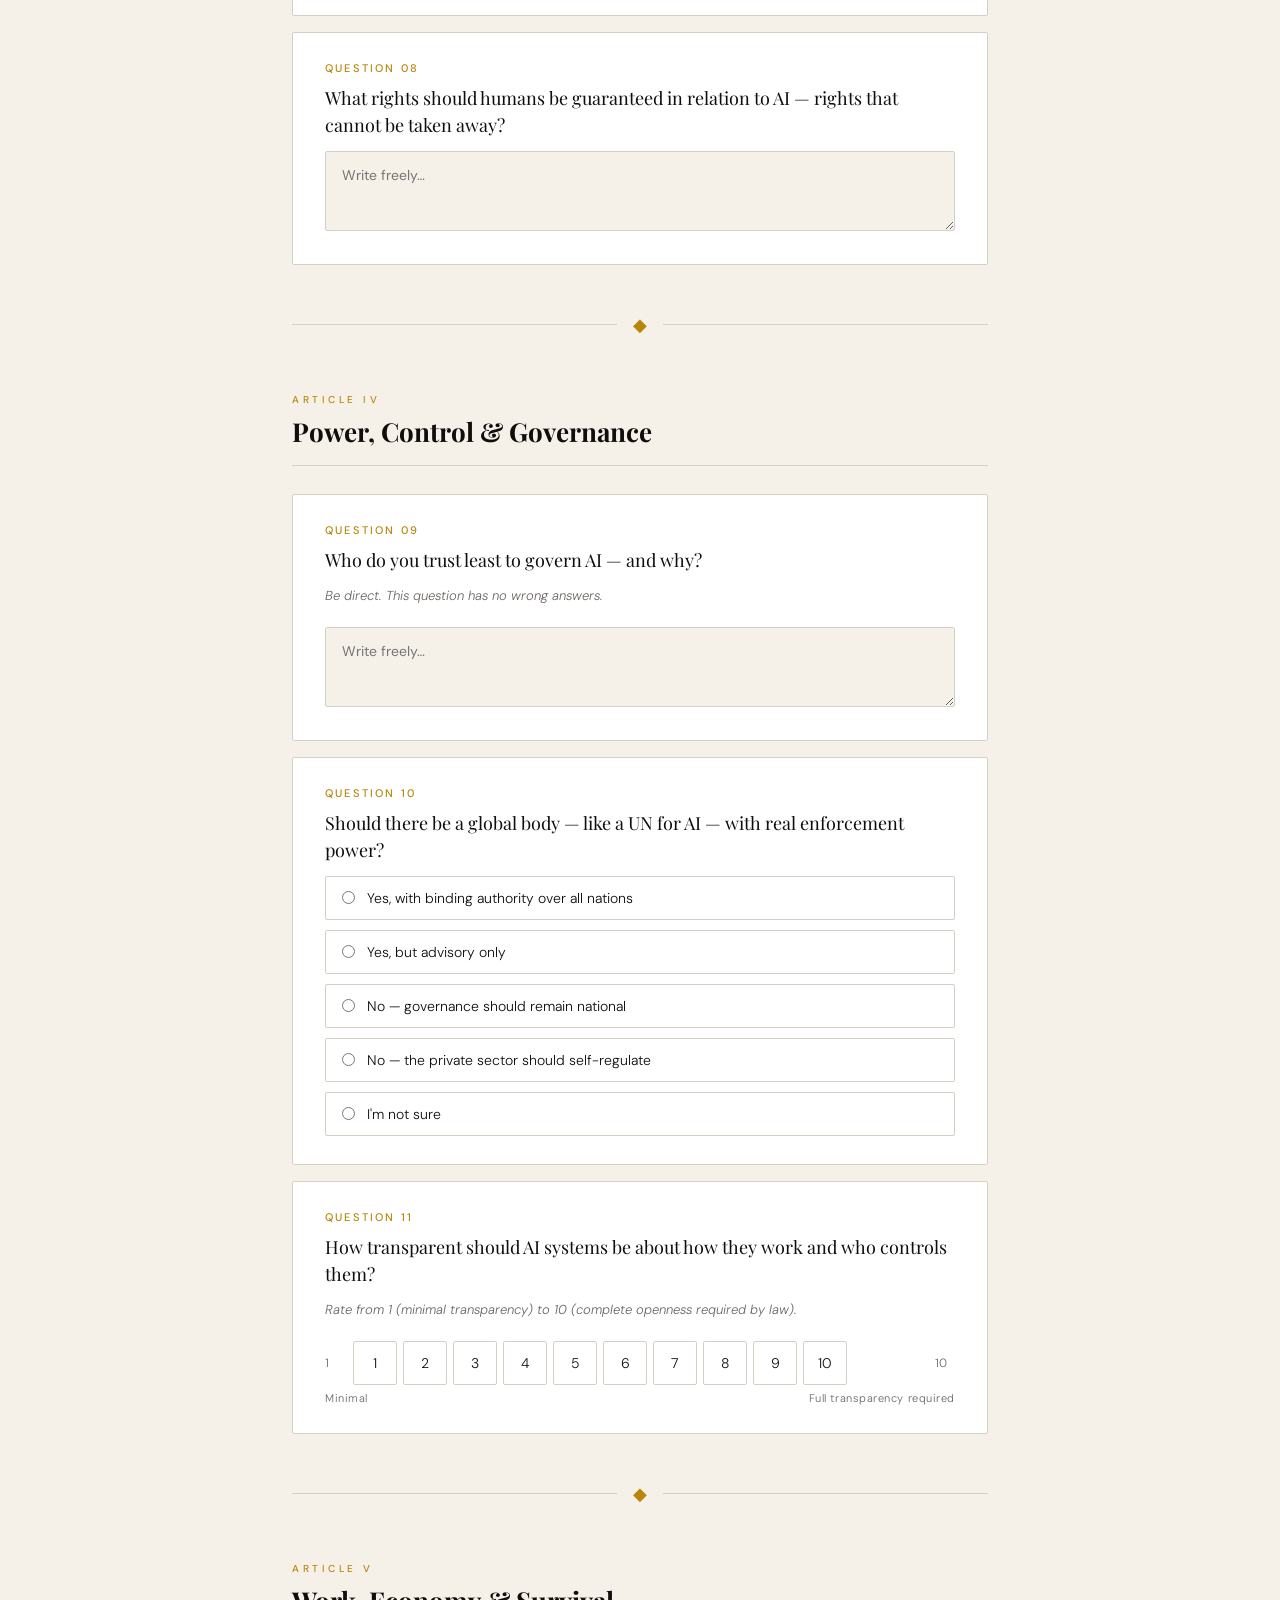
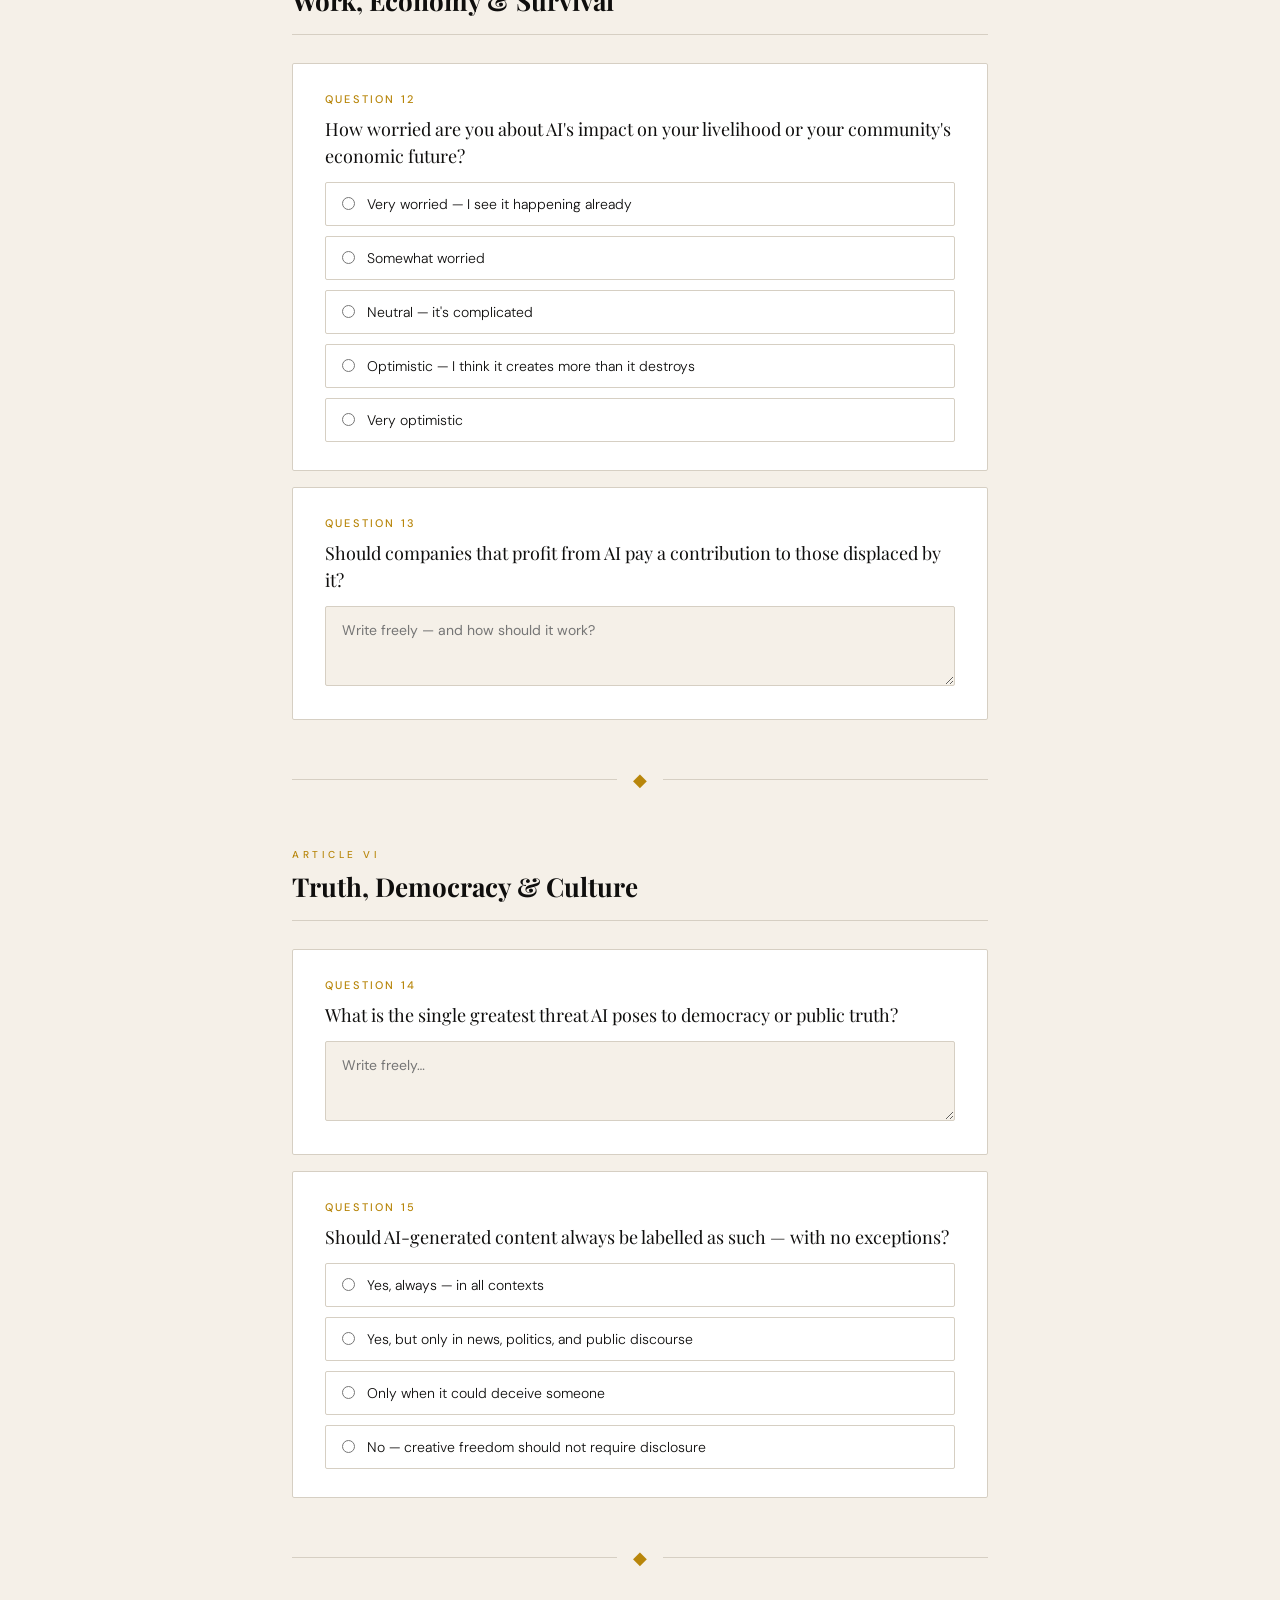
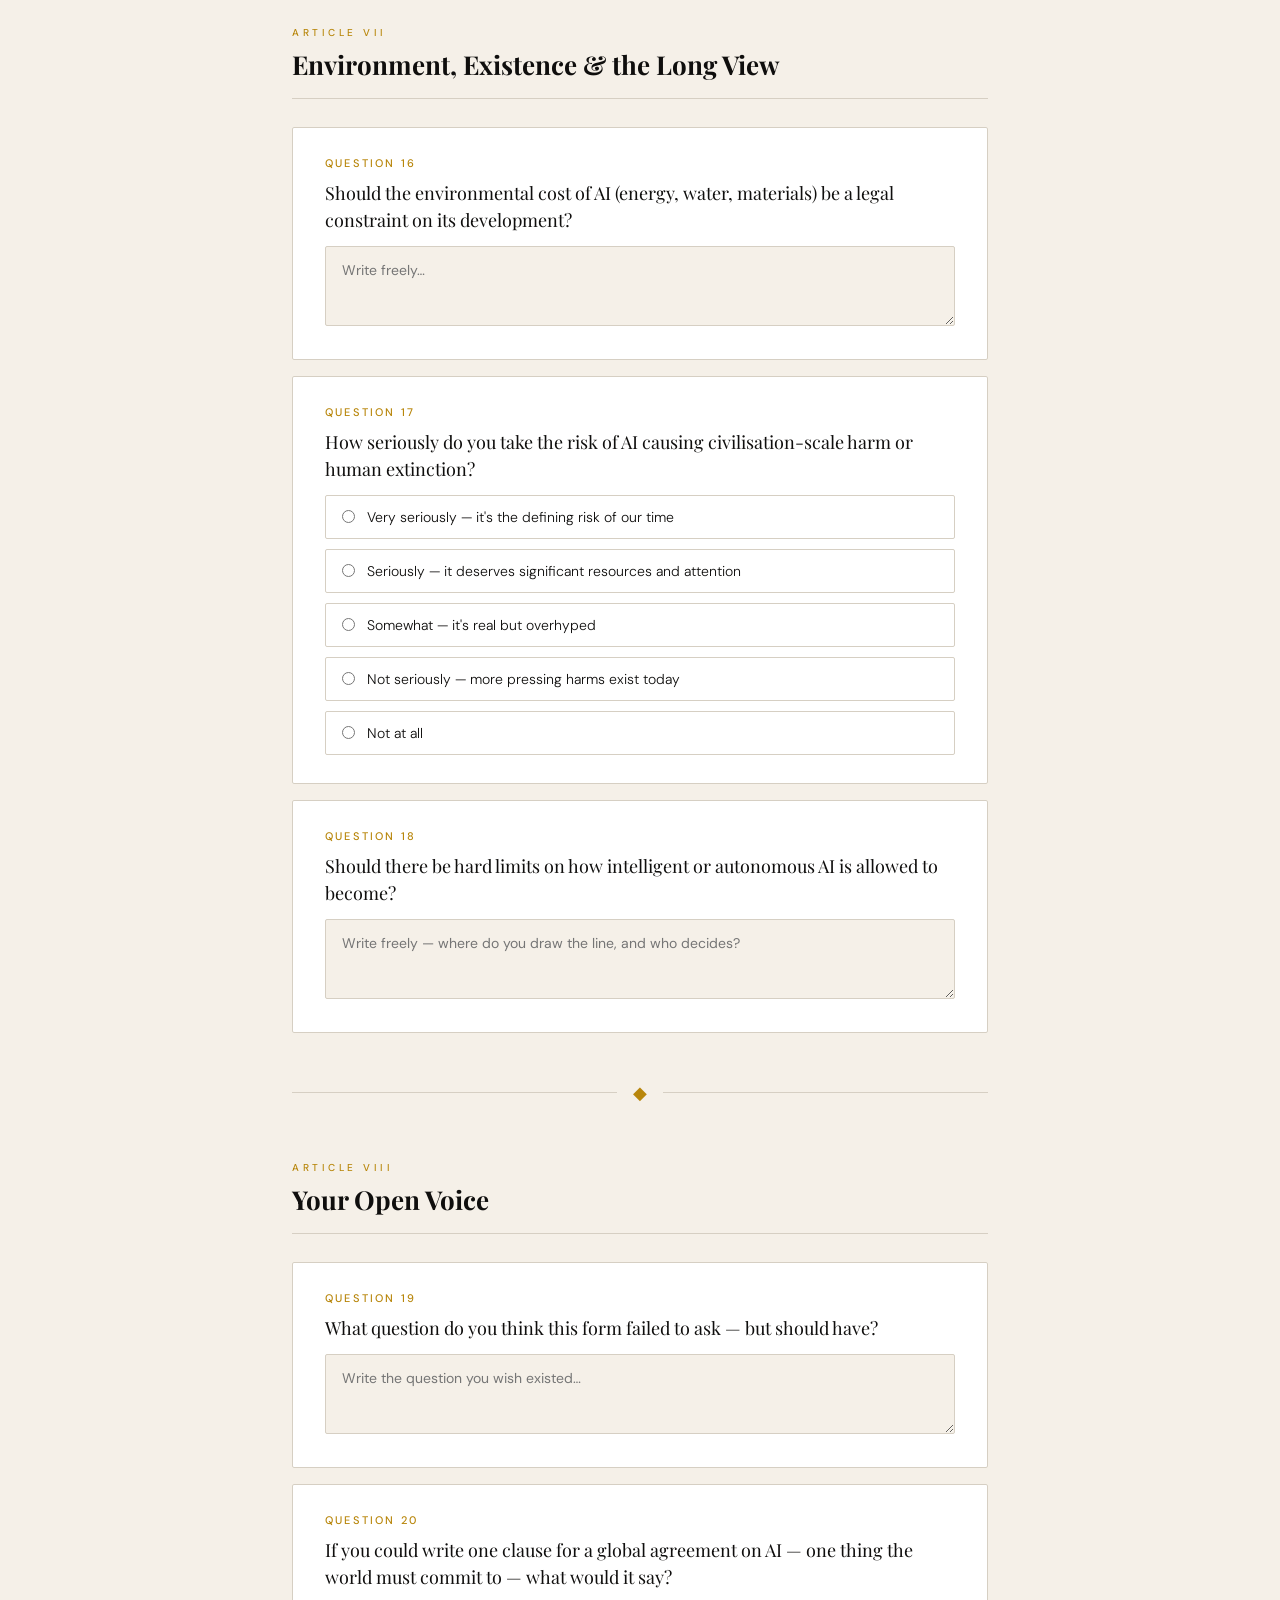
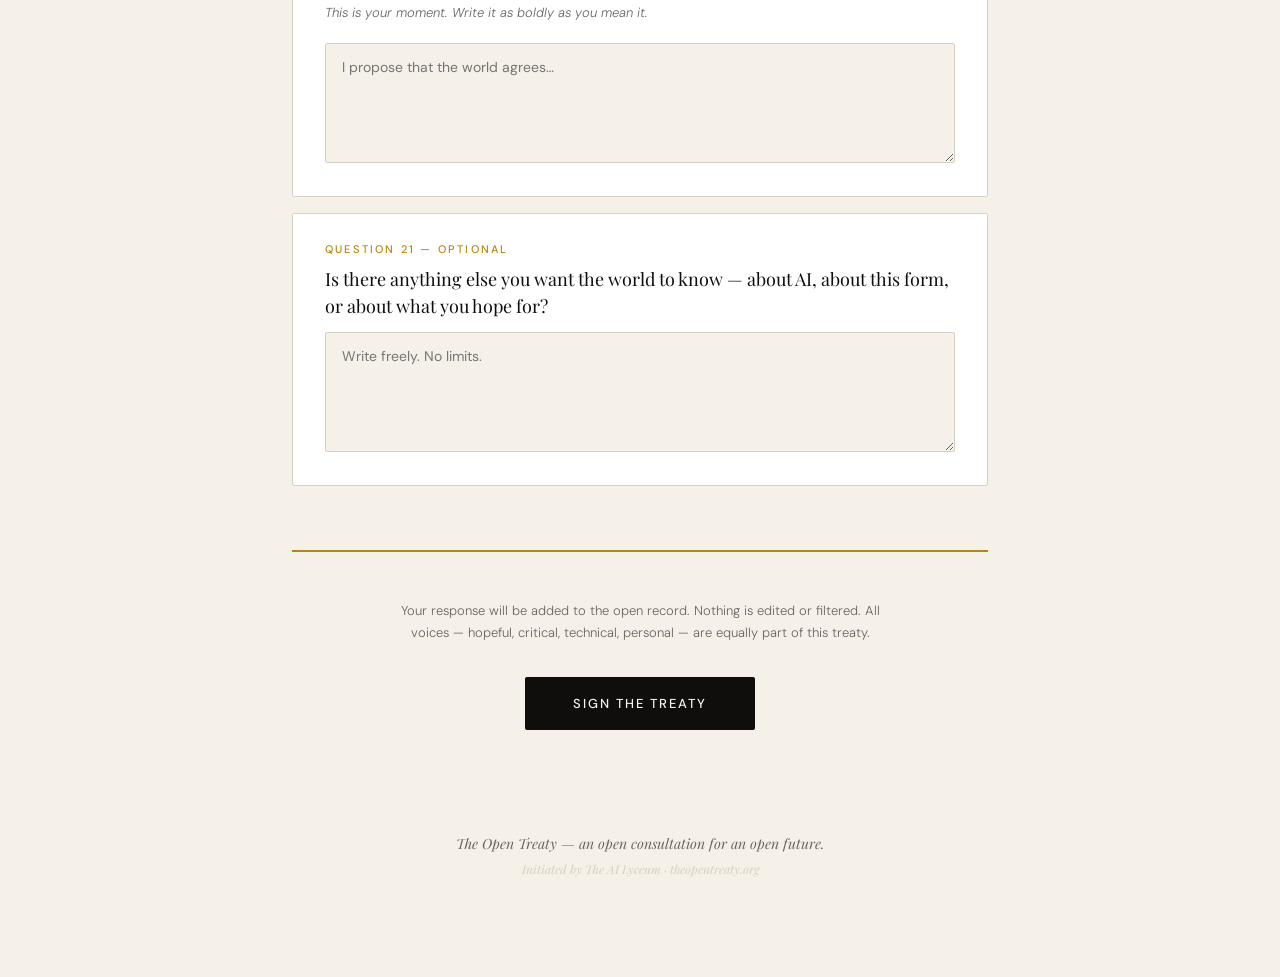
<file: pages/treaty.html>
<!DOCTYPE html>
<html lang="en">
<head>
<meta charset="UTF-8">
<meta name="viewport" content="width=device-width, initial-scale=1.0">
<title>The Open Treaty — Sign the Treaty</title>
<link href="https://fonts.googleapis.com/css2?family=Playfair+Display:ital,wght@0,400;0,700;1,400&family=DM+Sans:wght@300;400;500&display=swap" rel="stylesheet">
<link rel="stylesheet" href="../assets/css/styles.css">
</head>
<body>
<nav class="nav">
  <a href="../index.html" class="nav-logo">The Open Treaty</a>
  <div class="nav-links">
    <a href="https://forms.gle/yt5yZb3s8GECrH3CA" target="_blank" rel="noopener" class="active">Sign</a>
    <a href="responses.html">Responses</a>
    <a href="about.html">About</a>
  </div>
</nav>

<div class="page">
  <header class="treaty-header">
    <span class="treaty-label">A Global Public Consultation</span>
    <h1>The <em>Open</em> Treaty</h1>
    <p class="treaty-sub">A living document, shaped by humanity. What must the world agree upon before artificial intelligence reshapes it? Your voice belongs here.</p>
    <div class="seal-row">
      <span class="seal-dot"></span>
      <span>Open to all nations, all disciplines, all people</span>
      <span class="seal-dot"></span>
      <span>Initiated 2026</span>
      <span class="seal-dot"></span>
    </div>
  </header>

  <div class="preamble">
    We, the participants of this treaty, believe that the development of artificial intelligence is among the most consequential decisions in human history. This form exists not to govern, but to listen — to gather the unfiltered wisdom, fears, hopes, and demands of people everywhere. Every response contributes to a living document that will be published openly for all to see.
  </div>

  <div class="progress-bar"><div class="progress-fill" id="progress"></div></div>

  <form id="treatyForm">
    <!-- SECTION 1 -->
    <div class="section-label">Article I</div>
    <h2 class="section-title">Who You Are</h2>

    <div class="q-card">
      <div class="q-number">Question 01</div>
      <div class="q-text">Where in the world are you responding from?</div>
      <div class="q-hint">Country or region — this helps us understand the global spread of perspectives.</div>
      <input type="text" name="q1_location" class="q-input short" placeholder="e.g. Nigeria, Brazil, South Korea…" required>
    </div>

    <div class="q-card">
      <div class="q-number">Question 02</div>
      <div class="q-text">How would you describe your relationship to AI?</div>
      <div class="q-options">
        <label class="q-option"><input type="radio" name="q2_relationship" value="work" required> I work in AI or tech</label>
        <label class="q-option"><input type="radio" name="q2_relationship" value="user"> I use AI tools regularly</label>
        <label class="q-option"><input type="radio" name="q2_relationship" value="curious"> I'm curious but cautious</label>
        <label class="q-option"><input type="radio" name="q2_relationship" value="concerned"> I'm concerned or opposed</label>
        <label class="q-option"><input type="radio" name="q2_relationship" value="unfamiliar"> I don't know much about it</label>
      </div>
    </div>

    <div class="q-card">
      <div class="q-number">Question 03</div>
      <div class="q-text">What field or domain do you come from?</div>
      <div class="q-hint">e.g. healthcare, law, education, art, government, agriculture, finance, none of the above…</div>
      <input type="text" name="q3_field" class="q-input short" placeholder="Your field or domain">
    </div>

    <div class="section-divider"><span class="divider-ornament">◆</span></div>

    <!-- SECTION 2 -->
    <div class="section-label">Article II</div>
    <h2 class="section-title">What AI Should Never Do</h2>

    <div class="q-card">
      <div class="q-number">Question 04</div>
      <div class="q-text">Are there things you believe AI should be permanently and absolutely forbidden from doing?</div>
      <div class="q-hint">Name them without restriction. No answer is too bold or too small.</div>
      <textarea name="q4_forbidden" class="q-input" placeholder="Write freely…"></textarea>
    </div>

    <div class="q-card">
      <div class="q-number">Question 05</div>
      <div class="q-text">Who should have the power to define those limits?</div>
      <div class="q-hint">Governments? Scientists? Citizens? Companies? International bodies? A combination?</div>
      <textarea name="q5_power" class="q-input" placeholder="Write freely…"></textarea>
    </div>

    <div class="section-divider"><span class="divider-ornament">◆</span></div>

    <!-- SECTION 3 -->
    <div class="section-label">Article III</div>
    <h2 class="section-title">Rights, Personhood & Consciousness</h2>

    <div class="q-card">
      <div class="q-number">Question 06</div>
      <div class="q-text">Do you believe AI could ever be conscious or have experiences that matter morally?</div>
      <div class="q-options">
        <label class="q-option"><input type="radio" name="q6_consciousness" value="yes"> Yes — it's possible and we should take it seriously now</label>
        <label class="q-option"><input type="radio" name="q6_consciousness" value="possibly"> Possibly — we don't know enough yet</label>
        <label class="q-option"><input type="radio" name="q6_consciousness" value="unlikely"> Unlikely but not impossible</label>
        <label class="q-option"><input type="radio" name="q6_consciousness" value="no"> No — AI is a tool, nothing more</label>
      </div>
    </div>

    <div class="q-card">
      <div class="q-number">Question 07</div>
      <div class="q-text">Should AI systems have any rights or protections? If so, what kind?</div>
      <textarea name="q7_ai_rights" class="q-input" placeholder="Write freely…"></textarea>
    </div>

    <div class="q-card">
      <div class="q-number">Question 08</div>
      <div class="q-text">What rights should humans be guaranteed in relation to AI — rights that cannot be taken away?</div>
      <textarea name="q8_human_rights" class="q-input" placeholder="Write freely…"></textarea>
    </div>

    <div class="section-divider"><span class="divider-ornament">◆</span></div>

    <!-- SECTION 4 -->
    <div class="section-label">Article IV</div>
    <h2 class="section-title">Power, Control & Governance</h2>

    <div class="q-card">
      <div class="q-number">Question 09</div>
      <div class="q-text">Who do you trust least to govern AI — and why?</div>
      <div class="q-hint">Be direct. This question has no wrong answers.</div>
      <textarea name="q9_trust" class="q-input" placeholder="Write freely…"></textarea>
    </div>

    <div class="q-card">
      <div class="q-number">Question 10</div>
      <div class="q-text">Should there be a global body — like a UN for AI — with real enforcement power?</div>
      <div class="q-options">
        <label class="q-option"><input type="radio" name="q10_global_body" value="yes_binding"> Yes, with binding authority over all nations</label>
        <label class="q-option"><input type="radio" name="q10_global_body" value="yes_advisory"> Yes, but advisory only</label>
        <label class="q-option"><input type="radio" name="q10_global_body" value="no_national"> No — governance should remain national</label>
        <label class="q-option"><input type="radio" name="q10_global_body" value="no_private"> No — the private sector should self-regulate</label>
        <label class="q-option"><input type="radio" name="q10_global_body" value="unsure"> I'm not sure</label>
      </div>
    </div>

    <div class="q-card">
      <div class="q-number">Question 11</div>
      <div class="q-text">How transparent should AI systems be about how they work and who controls them?</div>
      <div class="q-hint">Rate from 1 (minimal transparency) to 10 (complete openness required by law).</div>
      <input type="hidden" name="q11_transparency" id="transparencyValue">
      <div class="q-scale">
        <span style="font-size:12px;color:var(--grey);min-width:20px">1</span>
        <div style="flex:1;display:flex;gap:6px">
          <div class="scale-btn" data-value="1">1</div><div class="scale-btn" data-value="2">2</div><div class="scale-btn" data-value="3">3</div>
          <div class="scale-btn" data-value="4">4</div><div class="scale-btn" data-value="5">5</div><div class="scale-btn" data-value="6">6</div>
          <div class="scale-btn" data-value="7">7</div><div class="scale-btn" data-value="8">8</div><div class="scale-btn" data-value="9">9</div>
          <div class="scale-btn" data-value="10">10</div>
        </div>
        <span style="font-size:12px;color:var(--grey);min-width:20px">10</span>
      </div>
      <div class="scale-labels"><span>Minimal</span><span>Full transparency required</span></div>
    </div>

    <div class="section-divider"><span class="divider-ornament">◆</span></div>

    <!-- SECTION 5 -->
    <div class="section-label">Article V</div>
    <h2 class="section-title">Work, Economy & Survival</h2>

    <div class="q-card">
      <div class="q-number">Question 12</div>
      <div class="q-text">How worried are you about AI's impact on your livelihood or your community's economic future?</div>
      <div class="q-options">
        <label class="q-option"><input type="radio" name="q12_worry" value="very"> Very worried — I see it happening already</label>
        <label class="q-option"><input type="radio" name="q12_worry" value="somewhat"> Somewhat worried</label>
        <label class="q-option"><input type="radio" name="q12_worry" value="neutral"> Neutral — it's complicated</label>
        <label class="q-option"><input type="radio" name="q12_worry" value="optimistic"> Optimistic — I think it creates more than it destroys</label>
        <label class="q-option"><input type="radio" name="q12_worry" value="very_optimistic"> Very optimistic</label>
      </div>
    </div>

    <div class="q-card">
      <div class="q-number">Question 13</div>
      <div class="q-text">Should companies that profit from AI pay a contribution to those displaced by it?</div>
      <textarea name="q13_compensation" class="q-input" placeholder="Write freely — and how should it work?"></textarea>
    </div>

    <div class="section-divider"><span class="divider-ornament">◆</span></div>

    <!-- SECTION 6 -->
    <div class="section-label">Article VI</div>
    <h2 class="section-title">Truth, Democracy & Culture</h2>

    <div class="q-card">
      <div class="q-number">Question 14</div>
      <div class="q-text">What is the single greatest threat AI poses to democracy or public truth?</div>
      <textarea name="q14_threat" class="q-input" placeholder="Write freely…"></textarea>
    </div>

    <div class="q-card">
      <div class="q-number">Question 15</div>
      <div class="q-text">Should AI-generated content always be labelled as such — with no exceptions?</div>
      <div class="q-options">
        <label class="q-option"><input type="radio" name="q15_labeling" value="always"> Yes, always — in all contexts</label>
        <label class="q-option"><input type="radio" name="q15_labeling" value="public_only"> Yes, but only in news, politics, and public discourse</label>
        <label class="q-option"><input type="radio" name="q15_labeling" value="deceptive"> Only when it could deceive someone</label>
        <label class="q-option"><input type="radio" name="q15_labeling" value="no"> No — creative freedom should not require disclosure</label>
      </div>
    </div>

    <div class="section-divider"><span class="divider-ornament">◆</span></div>

    <!-- SECTION 7 -->
    <div class="section-label">Article VII</div>
    <h2 class="section-title">Environment, Existence & the Long View</h2>

    <div class="q-card">
      <div class="q-number">Question 16</div>
      <div class="q-text">Should the environmental cost of AI (energy, water, materials) be a legal constraint on its development?</div>
      <textarea name="q16_environment" class="q-input" placeholder="Write freely…"></textarea>
    </div>

    <div class="q-card">
      <div class="q-number">Question 17</div>
      <div class="q-text">How seriously do you take the risk of AI causing civilisation-scale harm or human extinction?</div>
      <div class="q-options">
        <label class="q-option"><input type="radio" name="q17_risk" value="very"> Very seriously — it's the defining risk of our time</label>
        <label class="q-option"><input type="radio" name="q17_risk" value="seriously"> Seriously — it deserves significant resources and attention</label>
        <label class="q-option"><input type="radio" name="q17_risk" value="somewhat"> Somewhat — it's real but overhyped</label>
        <label class="q-option"><input type="radio" name="q17_risk" value="not_seriously"> Not seriously — more pressing harms exist today</label>
        <label class="q-option"><input type="radio" name="q17_risk" value="not_at_all"> Not at all</label>
      </div>
    </div>

    <div class="q-card">
      <div class="q-number">Question 18</div>
      <div class="q-text">Should there be hard limits on how intelligent or autonomous AI is allowed to become?</div>
      <textarea name="q18_limits" class="q-input" placeholder="Write freely — where do you draw the line, and who decides?"></textarea>
    </div>

    <div class="section-divider"><span class="divider-ornament">◆</span></div>

    <!-- SECTION 8 -->
    <div class="section-label">Article VIII</div>
    <h2 class="section-title">Your Open Voice</h2>

    <div class="q-card">
      <div class="q-number">Question 19</div>
      <div class="q-text">What question do you think this form failed to ask — but should have?</div>
      <textarea name="q19_missing" class="q-input" placeholder="Write the question you wish existed…"></textarea>
    </div>

    <div class="q-card">
      <div class="q-number">Question 20</div>
      <div class="q-text">If you could write one clause for a global agreement on AI — one thing the world must commit to — what would it say?</div>
      <div class="q-hint">This is your moment. Write it as boldly as you mean it.</div>
      <textarea name="q20_clause" class="q-input" style="min-height:120px" placeholder="I propose that the world agrees…" required></textarea>
    </div>

    <div class="q-card">
      <div class="q-number">Question 21 — Optional</div>
      <div class="q-text">Is there anything else you want the world to know — about AI, about this form, or about what you hope for?</div>
      <textarea name="q21_final" class="q-input" style="min-height:120px" placeholder="Write freely. No limits."></textarea>
    </div>

    <!-- Submit -->
    <div class="submit-section">
      <p class="submit-note">Your response will be added to the open record. Nothing is edited or filtered. All voices — hopeful, critical, technical, personal — are equally part of this treaty.</p>
      <button type="submit" class="submit-btn">Sign the Treaty</button>
      <div id="submitFeedback" class="submit-feedback"></div>
      <div class="footer-sig">
        <p>The Open Treaty — an open consultation for an open future.</p>
        <p style="margin-top:8px;font-size:12px;color:var(--rule);">Initiated by The AI Lyceum · theopentreaty.org</p>
      </div>
    </div>
  </form>
</div>

<script src="../assets/js/treaty.js"></script>
</body>
</html>
</file>
<file: assets/css/styles.css>
:root {
  --ink: #0f0e0d;
  --parchment: #f5f0e8;
  --gold: #b8860b;
  --gold-light: #d4a017;
  --seal: #8b1a1a;
  --grey: #6b6560;
  --rule: #d6cfc3;
}

* { box-sizing: border-box; margin: 0; padding: 0; }

body {
  background: var(--parchment);
  color: var(--ink);
  font-family: 'DM Sans', sans-serif;
  font-weight: 300;
  min-height: 100vh;
}

body::before {
  content: '';
  position: fixed;
  inset: 0;
  background-image: url("data:image/svg+xml,%3Csvg xmlns='http://www.w3.org/2000/svg' width='300' height='300'%3E%3Cfilter id='noise'%3E%3CfeTurbulence type='fractalNoise' baseFrequency='0.65' numOctaves='3' stitchTiles='stitch'/%3E%3CfeColorMatrix type='saturate' values='0'/%3E%3C/filter%3E%3Crect width='300' height='300' filter='url(%23noise)' opacity='0.035'/%3E%3C/svg%3E");
  pointer-events: none;
  z-index: 0;
}

/* Navigation */
.nav {
  position: fixed;
  top: 0;
  left: 0;
  right: 0;
  background: rgba(245,240,232,0.95);
  backdrop-filter: blur(10px);
  border-bottom: 1px solid var(--rule);
  padding: 16px 32px;
  display: flex;
  justify-content: space-between;
  align-items: center;
  z-index: 100;
}

.nav-logo {
  font-family: 'Playfair Display', serif;
  font-size: 18px;
  font-weight: 700;
  color: var(--ink);
  text-decoration: none;
}

.nav-links {
  display: flex;
  gap: 24px;
}

.nav-links a {
  font-size: 13px;
  font-weight: 400;
  letter-spacing: 0.05em;
  text-transform: uppercase;
  color: var(--grey);
  text-decoration: none;
  transition: color 0.2s;
}

.nav-links a:hover,
.nav-links a.active {
  color: var(--gold);
}

/* Hero */
.hero {
  position: relative;
  z-index: 1;
  min-height: 100vh;
  display: flex;
  align-items: center;
  justify-content: center;
  text-align: center;
  padding: 100px 32px 60px;
}

.hero-content {
  max-width: 800px;
}

.hero-label {
  font-size: 11px;
  font-weight: 500;
  letter-spacing: 0.3em;
  text-transform: uppercase;
  color: var(--gold);
  margin-bottom: 20px;
}

.hero h1 {
  font-family: 'Playfair Display', serif;
  font-size: clamp(48px, 8vw, 96px);
  font-weight: 700;
  line-height: 1.05;
  letter-spacing: -0.02em;
  margin-bottom: 24px;
}

.hero h1 em {
  font-style: italic;
  color: var(--gold);
}

.hero-subtitle {
  font-size: 18px;
  line-height: 1.7;
  color: var(--grey);
  max-width: 600px;
  margin: 0 auto 48px;
}

.cta-group {
  display: flex;
  gap: 16px;
  justify-content: center;
  flex-wrap: wrap;
}

.btn {
  display: inline-block;
  padding: 18px 36px;
  font-family: 'DM Sans', sans-serif;
  font-size: 13px;
  font-weight: 500;
  letter-spacing: 0.15em;
  text-transform: uppercase;
  text-decoration: none;
  border-radius: 2px;
  transition: all 0.2s;
  cursor: pointer;
  border: none;
}

.btn-primary {
  background: var(--ink);
  color: var(--parchment);
}

.btn-primary:hover {
  background: var(--seal);
}

.btn-secondary {
  background: white;
  color: var(--ink);
  border: 1px solid var(--rule);
}

.btn-secondary:hover {
  border-color: var(--gold);
  color: var(--gold);
}

.hero-stats {
  margin-top: 64px;
  display: flex;
  gap: 48px;
  justify-content: center;
  flex-wrap: wrap;
}

.stat {
  text-align: center;
}

.stat-number {
  font-family: 'Playfair Display', serif;
  font-size: 36px;
  font-weight: 700;
  color: var(--gold);
  display: block;
}

.stat-label {
  font-size: 11px;
  letter-spacing: 0.2em;
  text-transform: uppercase;
  color: var(--grey);
  margin-top: 8px;
}

/* Page layout */
.page {
  position: relative;
  z-index: 1;
  max-width: 760px;
  margin: 0 auto;
  padding: 100px 32px 100px;
}

.page-narrow {
  max-width: 640px;
}

.treaty-header {
  text-align: center;
  padding-bottom: 48px;
  border-bottom: 2px solid var(--gold);
  margin-bottom: 56px;
}

.treaty-label {
  font-size: 11px;
  font-weight: 500;
  letter-spacing: 0.3em;
  text-transform: uppercase;
  color: var(--gold);
  margin-bottom: 20px;
  display: block;
}

h1 {
  font-family: 'Playfair Display', serif;
  font-size: clamp(36px, 6vw, 64px);
  font-weight: 700;
  line-height: 1.05;
  letter-spacing: -0.01em;
  margin-bottom: 16px;
}

h1 em {
  font-style: italic;
  color: var(--gold);
}

.treaty-sub {
  font-size: 16px;
  line-height: 1.7;
  color: var(--grey);
  max-width: 520px;
  margin: 0 auto 32px;
}

.seal-row {
  display: flex;
  align-items: center;
  justify-content: center;
  gap: 16px;
  font-size: 12px;
  color: var(--grey);
  letter-spacing: 0.12em;
  text-transform: uppercase;
  flex-wrap: wrap;
}

.seal-dot {
  width: 6px;
  height: 6px;
  border-radius: 50%;
  background: var(--gold);
  display: inline-block;
}

.preamble {
  background: white;
  border-left: 3px solid var(--gold);
  padding: 28px 32px;
  margin-bottom: 56px;
  font-family: 'Playfair Display', serif;
  font-style: italic;
  font-size: 16px;
  line-height: 1.8;
  color: #3a3530;
}

.section-label {
  font-size: 10px;
  font-weight: 500;
  letter-spacing: 0.35em;
  text-transform: uppercase;
  color: var(--gold);
  margin-bottom: 8px;
  margin-top: 56px;
}

.section-title {
  font-family: 'Playfair Display', serif;
  font-size: 26px;
  font-weight: 700;
  margin-bottom: 28px;
  padding-bottom: 16px;
  border-bottom: 1px solid var(--rule);
}

.q-card {
  background: white;
  border: 1px solid var(--rule);
  border-radius: 2px;
  padding: 28px 32px;
  margin-bottom: 16px;
  transition: border-color 0.2s, box-shadow 0.2s;
}

.q-card:hover {
  border-color: var(--gold);
  box-shadow: 0 2px 16px rgba(184,134,11,0.08);
}

.q-number {
  font-size: 11px;
  font-weight: 500;
  letter-spacing: 0.2em;
  color: var(--gold);
  text-transform: uppercase;
  margin-bottom: 10px;
}

.q-text {
  font-family: 'Playfair Display', serif;
  font-size: 18px;
  line-height: 1.5;
  margin-bottom: 12px;
  font-weight: 400;
}

.q-hint {
  font-size: 13px;
  color: var(--grey);
  line-height: 1.6;
  margin-bottom: 20px;
  font-style: italic;
}

.q-input {
  width: 100%;
  border: 1px solid var(--rule);
  border-radius: 2px;
  padding: 14px 16px;
  font-family: 'DM Sans', sans-serif;
  font-size: 14px;
  background: var(--parchment);
  color: var(--ink);
  outline: none;
  transition: border-color 0.2s;
  resize: vertical;
  min-height: 80px;
}

.q-input:focus {
  border-color: var(--gold);
  background: #fffef9;
}

.q-input.short {
  min-height: auto;
  resize: none;
}

.q-options {
  display: flex;
  flex-direction: column;
  gap: 10px;
}

.q-option {
  display: flex;
  align-items: center;
  gap: 12px;
  padding: 12px 16px;
  border: 1px solid var(--rule);
  border-radius: 2px;
  cursor: pointer;
  transition: all 0.15s;
  font-size: 14px;
}

.q-option:hover {
  border-color: var(--gold);
  background: #fffdf5;
}

.q-option input {
  accent-color: var(--gold);
}

.q-scale {
  display: flex;
  gap: 8px;
  align-items: center;
}

.scale-btn {
  width: 44px;
  height: 44px;
  border: 1px solid var(--rule);
  border-radius: 2px;
  display: flex;
  align-items: center;
  justify-content: center;
  font-size: 14px;
  cursor: pointer;
  transition: all 0.15s;
  background: white;
}

.scale-btn:hover {
  border-color: var(--gold);
  background: #fffdf5;
  color: var(--gold);
}

.scale-btn.selected {
  background: var(--ink);
  color: var(--parchment);
  border-color: var(--ink);
}

.scale-labels {
  display: flex;
  justify-content: space-between;
  font-size: 11px;
  color: var(--grey);
  margin-top: 6px;
  letter-spacing: 0.05em;
}

.section-divider {
  display: flex;
  align-items: center;
  gap: 16px;
  margin: 48px 0 0;
}

.section-divider::before,
.section-divider::after {
  content: '';
  flex: 1;
  height: 1px;
  background: var(--rule);
}

.divider-ornament {
  color: var(--gold);
  font-size: 18px;
}

.submit-section {
  text-align: center;
  margin-top: 64px;
  padding-top: 48px;
  border-top: 2px solid var(--gold);
}

.submit-note {
  font-size: 13px;
  color: var(--grey);
  line-height: 1.7;
  max-width: 480px;
  margin: 0 auto 32px;
}

.submit-btn {
  display: inline-block;
  background: var(--ink);
  color: var(--parchment);
  font-family: 'DM Sans', sans-serif;
  font-size: 13px;
  font-weight: 500;
  letter-spacing: 0.15em;
  text-transform: uppercase;
  padding: 18px 48px;
  border: none;
  border-radius: 2px;
  cursor: pointer;
  transition: background 0.2s;
}

.submit-btn:hover {
  background: var(--seal);
}

.submit-btn:disabled {
  opacity: 0.5;
  cursor: not-allowed;
}

.submit-feedback {
  margin-top: 24px;
  padding: 16px;
  border-radius: 2px;
  font-size: 14px;
}

.submit-feedback.success {
  background: #d4edda;
  color: #155724;
  border: 1px solid #c3e6cb;
}

.submit-feedback.error {
  background: #f8d7da;
  color: #721c24;
  border: 1px solid #f5c6cb;
}

.footer-sig {
  margin-top: 48px;
  font-family: 'Playfair Display', serif;
  font-style: italic;
  font-size: 14px;
  color: var(--grey);
}

.progress-bar {
  height: 3px;
  background: var(--rule);
  border-radius: 2px;
  margin-bottom: 48px;
  overflow: hidden;
}

.progress-fill {
  height: 100%;
  width: 0%;
  background: linear-gradient(90deg, var(--gold), var(--gold-light));
  border-radius: 2px;
  transition: width 0.4s ease;
}

/* Response cards */
.response-card {
  background: white;
  border: 1px solid var(--rule);
  border-radius: 2px;
  padding: 24px 28px;
  margin-bottom: 16px;
}

.response-meta {
  display: flex;
  gap: 16px;
  flex-wrap: wrap;
  font-size: 11px;
  color: var(--grey);
  letter-spacing: 0.1em;
  text-transform: uppercase;
  margin-bottom: 16px;
  padding-bottom: 16px;
  border-bottom: 1px solid var(--rule);
}

.response-text {
  font-size: 15px;
  line-height: 1.7;
  color: var(--ink);
}

.response-clause {
  background: #fffdf5;
  border-left: 3px solid var(--gold);
  padding: 16px 20px;
  margin-top: 12px;
  font-family: 'Playfair Display', serif;
  font-style: italic;
  font-size: 15px;
}

.filter-bar {
  display: flex;
  gap: 12px;
  flex-wrap: wrap;
  margin-bottom: 32px;
  padding-bottom: 24px;
  border-bottom: 1px solid var(--rule);
}

.filter-btn {
  padding: 8px 16px;
  font-size: 11px;
  letter-spacing: 0.1em;
  text-transform: uppercase;
  background: white;
  border: 1px solid var(--rule);
  border-radius: 2px;
  cursor: pointer;
  transition: all 0.2s;
}

.filter-btn:hover,
.filter-btn.active {
  border-color: var(--gold);
  color: var(--gold);
}

@media (max-width: 768px) {
  .nav {
    padding: 12px 20px;
  }

  .nav-links {
    gap: 16px;
  }

  .page {
    padding: 80px 20px 80px;
  }

  .q-card {
    padding: 20px;
  }

  .preamble {
    padding: 20px 24px;
  }

  .q-scale {
    flex-wrap: wrap;
  }

  .scale-btn {
    width: 36px;
    height: 36px;
    font-size: 12px;
  }
}
</file>
